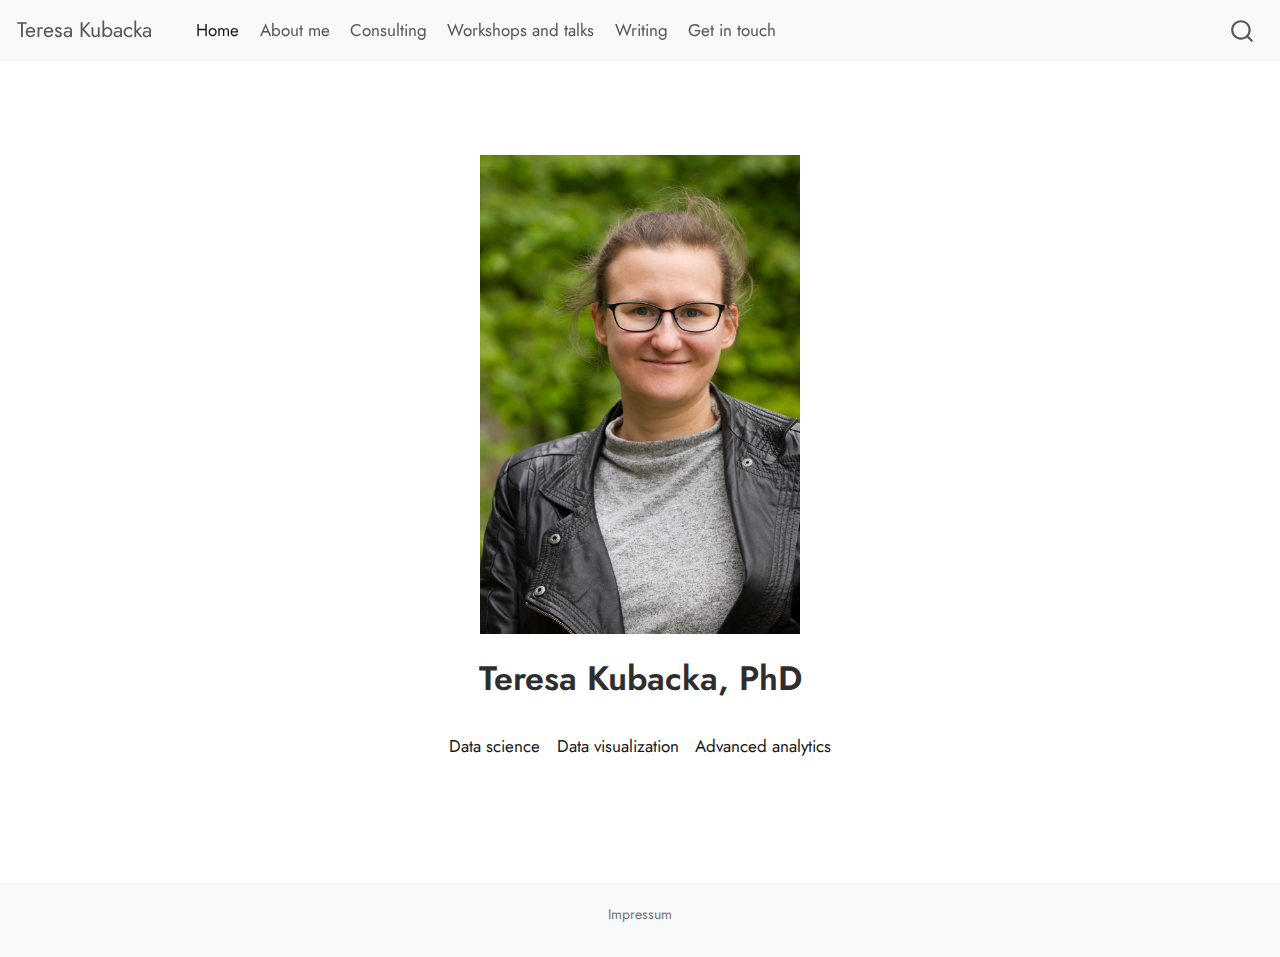
<file: index.html>
<!DOCTYPE html>
<html xmlns="http://www.w3.org/1999/xhtml" lang="en" xml:lang="en"><head>

<meta charset="utf-8">
<meta name="generator" content="quarto-1.3.361">

<meta name="viewport" content="width=device-width, initial-scale=1.0, user-scalable=yes">


<title>Teresa Kubacka - Teresa Kubacka, PhD</title>
<style>
code{white-space: pre-wrap;}
span.smallcaps{font-variant: small-caps;}
div.columns{display: flex; gap: min(4vw, 1.5em);}
div.column{flex: auto; overflow-x: auto;}
div.hanging-indent{margin-left: 1.5em; text-indent: -1.5em;}
ul.task-list{list-style: none;}
ul.task-list li input[type="checkbox"] {
  width: 0.8em;
  margin: 0 0.8em 0.2em -1em; /* quarto-specific, see https://github.com/quarto-dev/quarto-cli/issues/4556 */ 
  vertical-align: middle;
}
</style>


<script src="site_libs/quarto-nav/quarto-nav.js"></script>
<script src="site_libs/quarto-nav/headroom.min.js"></script>
<script src="site_libs/clipboard/clipboard.min.js"></script>
<script src="site_libs/quarto-search/autocomplete.umd.js"></script>
<script src="site_libs/quarto-search/fuse.min.js"></script>
<script src="site_libs/quarto-search/quarto-search.js"></script>
<meta name="quarto:offset" content="./">
<script src="site_libs/quarto-html/quarto.js"></script>
<script src="site_libs/quarto-html/popper.min.js"></script>
<script src="site_libs/quarto-html/tippy.umd.min.js"></script>
<link href="site_libs/quarto-html/tippy.css" rel="stylesheet">
<link href="site_libs/quarto-html/quarto-syntax-highlighting.css" rel="stylesheet" id="quarto-text-highlighting-styles">
<script src="site_libs/bootstrap/bootstrap.min.js"></script>
<link href="site_libs/bootstrap/bootstrap-icons.css" rel="stylesheet">
<link href="site_libs/bootstrap/bootstrap.min.css" rel="stylesheet" id="quarto-bootstrap" data-mode="light">
<script id="quarto-search-options" type="application/json">{
  "location": "navbar",
  "copy-button": false,
  "collapse-after": 3,
  "panel-placement": "end",
  "type": "overlay",
  "limit": 20,
  "language": {
    "search-no-results-text": "No results",
    "search-matching-documents-text": "matching documents",
    "search-copy-link-title": "Copy link to search",
    "search-hide-matches-text": "Hide additional matches",
    "search-more-match-text": "more match in this document",
    "search-more-matches-text": "more matches in this document",
    "search-clear-button-title": "Clear",
    "search-detached-cancel-button-title": "Cancel",
    "search-submit-button-title": "Submit",
    "search-label": "Search"
  }
}</script>


</head>

<body class="nav-fixed fullcontent">

<div id="quarto-search-results"></div>
  <header id="quarto-header" class="headroom fixed-top">
    <nav class="navbar navbar-expand-lg navbar-dark ">
      <div class="navbar-container container-fluid">
      <div class="navbar-brand-container">
    <a class="navbar-brand" href="./index.html">
    <span class="navbar-title">Teresa Kubacka</span>
    </a>
  </div>
            <div id="quarto-search" class="" title="Search"></div>
          <button class="navbar-toggler" type="button" data-bs-toggle="collapse" data-bs-target="#navbarCollapse" aria-controls="navbarCollapse" aria-expanded="false" aria-label="Toggle navigation" onclick="if (window.quartoToggleHeadroom) { window.quartoToggleHeadroom(); }">
  <span class="navbar-toggler-icon"></span>
</button>
          <div class="collapse navbar-collapse" id="navbarCollapse">
            <ul class="navbar-nav navbar-nav-scroll me-auto">
  <li class="nav-item">
    <a class="nav-link active" href="./index.html" rel="" target="" aria-current="page">
 <span class="menu-text">Home</span></a>
  </li>  
  <li class="nav-item">
    <a class="nav-link" href="./about.html" rel="" target="">
 <span class="menu-text">About me</span></a>
  </li>  
  <li class="nav-item">
    <a class="nav-link" href="./consulting.html" rel="" target="">
 <span class="menu-text">Consulting</span></a>
  </li>  
  <li class="nav-item">
    <a class="nav-link" href="./speaking.html" rel="" target="">
 <span class="menu-text">Workshops and talks</span></a>
  </li>  
  <li class="nav-item">
    <a class="nav-link" href="./writing.html" rel="" target="">
 <span class="menu-text">Writing</span></a>
  </li>  
  <li class="nav-item">
    <a class="nav-link" href="./contact.html" rel="" target="">
 <span class="menu-text">Get in touch</span></a>
  </li>  
</ul>
            <div class="quarto-navbar-tools ms-auto">
</div>
          </div> <!-- /navcollapse -->
      </div> <!-- /container-fluid -->
    </nav>
</header>
<!-- content -->
<div id="quarto-content" class="quarto-container page-columns page-rows-contents page-layout-article page-navbar">
<!-- sidebar -->
<!-- margin-sidebar -->
    
<!-- main -->
<div class="quarto-about-jolla">
  <img src="img/IMG_7567_final_s.jpg" class="about-image
  rectangle " style="width: 40%;">
 <header id="title-block-header" class="quarto-title-block default">
<div class="quarto-title">
<h1 class="title">Teresa Kubacka, PhD</h1>
</div>
<div class="quarto-title-meta">
  </div>
</header><main class="content" id="quarto-document-content">
<!---
::: {#hero-heading}
Data science &#x2022; Data visualization &#x2022; Advanced analytics
::: 
--->
<div class=".list-inline-wrapper">
<ul class="list-inline">
<li>
Data science
</li>
<!---
 <li > :: </li> 
--->
<li>
Data visualization
</li>
<!---
 <li > :: </li> 
--->
<li>
Advanced analytics
</li>
</ul>
</div>


</main>  
</div>
 <!-- /main -->
<script data-goatcounter="https://tk-homepg.goatcounter.com/count" async="" src="//gc.zgo.at/count.js"></script>

<noscript>
    <img src="https://tk-homepg.goatcounter.com/count?p=/test-noscript">
</noscript>
<script id="quarto-html-after-body" type="application/javascript">
window.document.addEventListener("DOMContentLoaded", function (event) {
  const toggleBodyColorMode = (bsSheetEl) => {
    const mode = bsSheetEl.getAttribute("data-mode");
    const bodyEl = window.document.querySelector("body");
    if (mode === "dark") {
      bodyEl.classList.add("quarto-dark");
      bodyEl.classList.remove("quarto-light");
    } else {
      bodyEl.classList.add("quarto-light");
      bodyEl.classList.remove("quarto-dark");
    }
  }
  const toggleBodyColorPrimary = () => {
    const bsSheetEl = window.document.querySelector("link#quarto-bootstrap");
    if (bsSheetEl) {
      toggleBodyColorMode(bsSheetEl);
    }
  }
  toggleBodyColorPrimary();  
  const isCodeAnnotation = (el) => {
    for (const clz of el.classList) {
      if (clz.startsWith('code-annotation-')) {                     
        return true;
      }
    }
    return false;
  }
  const clipboard = new window.ClipboardJS('.code-copy-button', {
    text: function(trigger) {
      const codeEl = trigger.previousElementSibling.cloneNode(true);
      for (const childEl of codeEl.children) {
        if (isCodeAnnotation(childEl)) {
          childEl.remove();
        }
      }
      return codeEl.innerText;
    }
  });
  clipboard.on('success', function(e) {
    // button target
    const button = e.trigger;
    // don't keep focus
    button.blur();
    // flash "checked"
    button.classList.add('code-copy-button-checked');
    var currentTitle = button.getAttribute("title");
    button.setAttribute("title", "Copied!");
    let tooltip;
    if (window.bootstrap) {
      button.setAttribute("data-bs-toggle", "tooltip");
      button.setAttribute("data-bs-placement", "left");
      button.setAttribute("data-bs-title", "Copied!");
      tooltip = new bootstrap.Tooltip(button, 
        { trigger: "manual", 
          customClass: "code-copy-button-tooltip",
          offset: [0, -8]});
      tooltip.show();    
    }
    setTimeout(function() {
      if (tooltip) {
        tooltip.hide();
        button.removeAttribute("data-bs-title");
        button.removeAttribute("data-bs-toggle");
        button.removeAttribute("data-bs-placement");
      }
      button.setAttribute("title", currentTitle);
      button.classList.remove('code-copy-button-checked');
    }, 1000);
    // clear code selection
    e.clearSelection();
  });
  function tippyHover(el, contentFn) {
    const config = {
      allowHTML: true,
      content: contentFn,
      maxWidth: 500,
      delay: 100,
      arrow: false,
      appendTo: function(el) {
          return el.parentElement;
      },
      interactive: true,
      interactiveBorder: 10,
      theme: 'quarto',
      placement: 'bottom-start'
    };
    window.tippy(el, config); 
  }
  const noterefs = window.document.querySelectorAll('a[role="doc-noteref"]');
  for (var i=0; i<noterefs.length; i++) {
    const ref = noterefs[i];
    tippyHover(ref, function() {
      // use id or data attribute instead here
      let href = ref.getAttribute('data-footnote-href') || ref.getAttribute('href');
      try { href = new URL(href).hash; } catch {}
      const id = href.replace(/^#\/?/, "");
      const note = window.document.getElementById(id);
      return note.innerHTML;
    });
  }
      let selectedAnnoteEl;
      const selectorForAnnotation = ( cell, annotation) => {
        let cellAttr = 'data-code-cell="' + cell + '"';
        let lineAttr = 'data-code-annotation="' +  annotation + '"';
        const selector = 'span[' + cellAttr + '][' + lineAttr + ']';
        return selector;
      }
      const selectCodeLines = (annoteEl) => {
        const doc = window.document;
        const targetCell = annoteEl.getAttribute("data-target-cell");
        const targetAnnotation = annoteEl.getAttribute("data-target-annotation");
        const annoteSpan = window.document.querySelector(selectorForAnnotation(targetCell, targetAnnotation));
        const lines = annoteSpan.getAttribute("data-code-lines").split(",");
        const lineIds = lines.map((line) => {
          return targetCell + "-" + line;
        })
        let top = null;
        let height = null;
        let parent = null;
        if (lineIds.length > 0) {
            //compute the position of the single el (top and bottom and make a div)
            const el = window.document.getElementById(lineIds[0]);
            top = el.offsetTop;
            height = el.offsetHeight;
            parent = el.parentElement.parentElement;
          if (lineIds.length > 1) {
            const lastEl = window.document.getElementById(lineIds[lineIds.length - 1]);
            const bottom = lastEl.offsetTop + lastEl.offsetHeight;
            height = bottom - top;
          }
          if (top !== null && height !== null && parent !== null) {
            // cook up a div (if necessary) and position it 
            let div = window.document.getElementById("code-annotation-line-highlight");
            if (div === null) {
              div = window.document.createElement("div");
              div.setAttribute("id", "code-annotation-line-highlight");
              div.style.position = 'absolute';
              parent.appendChild(div);
            }
            div.style.top = top - 2 + "px";
            div.style.height = height + 4 + "px";
            let gutterDiv = window.document.getElementById("code-annotation-line-highlight-gutter");
            if (gutterDiv === null) {
              gutterDiv = window.document.createElement("div");
              gutterDiv.setAttribute("id", "code-annotation-line-highlight-gutter");
              gutterDiv.style.position = 'absolute';
              const codeCell = window.document.getElementById(targetCell);
              const gutter = codeCell.querySelector('.code-annotation-gutter');
              gutter.appendChild(gutterDiv);
            }
            gutterDiv.style.top = top - 2 + "px";
            gutterDiv.style.height = height + 4 + "px";
          }
          selectedAnnoteEl = annoteEl;
        }
      };
      const unselectCodeLines = () => {
        const elementsIds = ["code-annotation-line-highlight", "code-annotation-line-highlight-gutter"];
        elementsIds.forEach((elId) => {
          const div = window.document.getElementById(elId);
          if (div) {
            div.remove();
          }
        });
        selectedAnnoteEl = undefined;
      };
      // Attach click handler to the DT
      const annoteDls = window.document.querySelectorAll('dt[data-target-cell]');
      for (const annoteDlNode of annoteDls) {
        annoteDlNode.addEventListener('click', (event) => {
          const clickedEl = event.target;
          if (clickedEl !== selectedAnnoteEl) {
            unselectCodeLines();
            const activeEl = window.document.querySelector('dt[data-target-cell].code-annotation-active');
            if (activeEl) {
              activeEl.classList.remove('code-annotation-active');
            }
            selectCodeLines(clickedEl);
            clickedEl.classList.add('code-annotation-active');
          } else {
            // Unselect the line
            unselectCodeLines();
            clickedEl.classList.remove('code-annotation-active');
          }
        });
      }
  const findCites = (el) => {
    const parentEl = el.parentElement;
    if (parentEl) {
      const cites = parentEl.dataset.cites;
      if (cites) {
        return {
          el,
          cites: cites.split(' ')
        };
      } else {
        return findCites(el.parentElement)
      }
    } else {
      return undefined;
    }
  };
  var bibliorefs = window.document.querySelectorAll('a[role="doc-biblioref"]');
  for (var i=0; i<bibliorefs.length; i++) {
    const ref = bibliorefs[i];
    const citeInfo = findCites(ref);
    if (citeInfo) {
      tippyHover(citeInfo.el, function() {
        var popup = window.document.createElement('div');
        citeInfo.cites.forEach(function(cite) {
          var citeDiv = window.document.createElement('div');
          citeDiv.classList.add('hanging-indent');
          citeDiv.classList.add('csl-entry');
          var biblioDiv = window.document.getElementById('ref-' + cite);
          if (biblioDiv) {
            citeDiv.innerHTML = biblioDiv.innerHTML;
          }
          popup.appendChild(citeDiv);
        });
        return popup.innerHTML;
      });
    }
  }
    var localhostRegex = new RegExp(/^(?:http|https):\/\/localhost\:?[0-9]*\//);
      var filterRegex = new RegExp("https:\/\/paniterka\.github\.io\/tk_homepage_new\/");
    var isInternal = (href) => {
        return filterRegex.test(href) || localhostRegex.test(href);
    }
    // Inspect non-navigation links and adorn them if external
 	var links = window.document.querySelectorAll('a[href]:not(.nav-link):not(.navbar-brand):not(.toc-action):not(.sidebar-link):not(.sidebar-item-toggle):not(.pagination-link):not(.no-external):not([aria-hidden]):not(.dropdown-item)');
    for (var i=0; i<links.length; i++) {
      const link = links[i];
      if (!isInternal(link.href)) {
          // target, if specified
          link.setAttribute("target", "_blank");
      }
    }
});
</script>
</div> <!-- /content -->
<footer class="footer">
  <div class="nav-footer">
    <div class="nav-footer-left">
      &nbsp;
    </div>   
    <div class="nav-footer-center">
      <ul class="footer-items list-unstyled">
    <li class="nav-item">
    <a class="nav-link" href="./impressum.html">Impressum</a>
  </li>  
</ul>
    </div>
    <div class="nav-footer-right">
      &nbsp;
    </div>
  </div>
</footer>



</body></html>
</file>
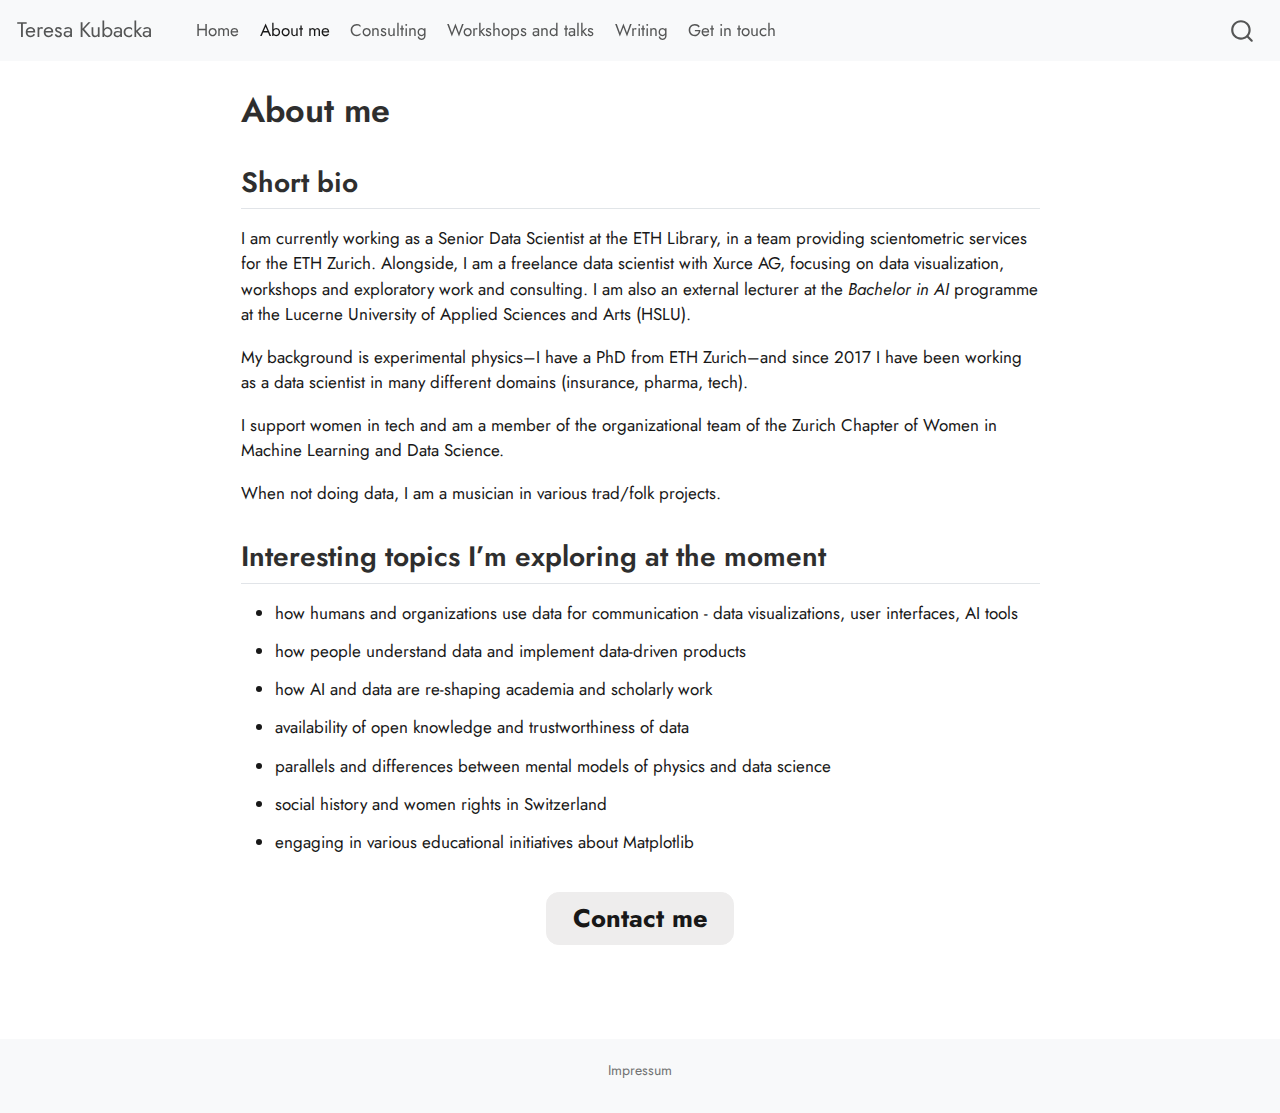
<file: about.html>
<!DOCTYPE html>
<html xmlns="http://www.w3.org/1999/xhtml" lang="en" xml:lang="en"><head>

<meta charset="utf-8">
<meta name="generator" content="quarto-1.3.361">

<meta name="viewport" content="width=device-width, initial-scale=1.0, user-scalable=yes">


<title>Teresa Kubacka - About me</title>
<style>
code{white-space: pre-wrap;}
span.smallcaps{font-variant: small-caps;}
div.columns{display: flex; gap: min(4vw, 1.5em);}
div.column{flex: auto; overflow-x: auto;}
div.hanging-indent{margin-left: 1.5em; text-indent: -1.5em;}
ul.task-list{list-style: none;}
ul.task-list li input[type="checkbox"] {
  width: 0.8em;
  margin: 0 0.8em 0.2em -1em; /* quarto-specific, see https://github.com/quarto-dev/quarto-cli/issues/4556 */ 
  vertical-align: middle;
}
</style>


<script src="site_libs/quarto-nav/quarto-nav.js"></script>
<script src="site_libs/quarto-nav/headroom.min.js"></script>
<script src="site_libs/clipboard/clipboard.min.js"></script>
<script src="site_libs/quarto-search/autocomplete.umd.js"></script>
<script src="site_libs/quarto-search/fuse.min.js"></script>
<script src="site_libs/quarto-search/quarto-search.js"></script>
<meta name="quarto:offset" content="./">
<script src="site_libs/quarto-html/quarto.js"></script>
<script src="site_libs/quarto-html/popper.min.js"></script>
<script src="site_libs/quarto-html/tippy.umd.min.js"></script>
<link href="site_libs/quarto-html/tippy.css" rel="stylesheet">
<link href="site_libs/quarto-html/quarto-syntax-highlighting.css" rel="stylesheet" id="quarto-text-highlighting-styles">
<script src="site_libs/bootstrap/bootstrap.min.js"></script>
<link href="site_libs/bootstrap/bootstrap-icons.css" rel="stylesheet">
<link href="site_libs/bootstrap/bootstrap.min.css" rel="stylesheet" id="quarto-bootstrap" data-mode="light">
<script id="quarto-search-options" type="application/json">{
  "location": "navbar",
  "copy-button": false,
  "collapse-after": 3,
  "panel-placement": "end",
  "type": "overlay",
  "limit": 20,
  "language": {
    "search-no-results-text": "No results",
    "search-matching-documents-text": "matching documents",
    "search-copy-link-title": "Copy link to search",
    "search-hide-matches-text": "Hide additional matches",
    "search-more-match-text": "more match in this document",
    "search-more-matches-text": "more matches in this document",
    "search-clear-button-title": "Clear",
    "search-detached-cancel-button-title": "Cancel",
    "search-submit-button-title": "Submit",
    "search-label": "Search"
  }
}</script>


</head>

<body class="nav-fixed fullcontent">

<div id="quarto-search-results"></div>
  <header id="quarto-header" class="headroom fixed-top">
    <nav class="navbar navbar-expand-lg navbar-dark ">
      <div class="navbar-container container-fluid">
      <div class="navbar-brand-container">
    <a class="navbar-brand" href="./index.html">
    <span class="navbar-title">Teresa Kubacka</span>
    </a>
  </div>
            <div id="quarto-search" class="" title="Search"></div>
          <button class="navbar-toggler" type="button" data-bs-toggle="collapse" data-bs-target="#navbarCollapse" aria-controls="navbarCollapse" aria-expanded="false" aria-label="Toggle navigation" onclick="if (window.quartoToggleHeadroom) { window.quartoToggleHeadroom(); }">
  <span class="navbar-toggler-icon"></span>
</button>
          <div class="collapse navbar-collapse" id="navbarCollapse">
            <ul class="navbar-nav navbar-nav-scroll me-auto">
  <li class="nav-item">
    <a class="nav-link" href="./index.html" rel="" target="">
 <span class="menu-text">Home</span></a>
  </li>  
  <li class="nav-item">
    <a class="nav-link active" href="./about.html" rel="" target="" aria-current="page">
 <span class="menu-text">About me</span></a>
  </li>  
  <li class="nav-item">
    <a class="nav-link" href="./consulting.html" rel="" target="">
 <span class="menu-text">Consulting</span></a>
  </li>  
  <li class="nav-item">
    <a class="nav-link" href="./speaking.html" rel="" target="">
 <span class="menu-text">Workshops and talks</span></a>
  </li>  
  <li class="nav-item">
    <a class="nav-link" href="./writing.html" rel="" target="">
 <span class="menu-text">Writing</span></a>
  </li>  
  <li class="nav-item">
    <a class="nav-link" href="./contact.html" rel="" target="">
 <span class="menu-text">Get in touch</span></a>
  </li>  
</ul>
            <div class="quarto-navbar-tools ms-auto">
</div>
          </div> <!-- /navcollapse -->
      </div> <!-- /container-fluid -->
    </nav>
</header>
<!-- content -->
<div id="quarto-content" class="quarto-container page-columns page-rows-contents page-layout-article page-navbar">
<!-- sidebar -->
<!-- margin-sidebar -->
    
<!-- main -->
<main class="content" id="quarto-document-content">

<header id="title-block-header" class="quarto-title-block default">
<div class="quarto-title">
<h1 class="title">About me</h1>
</div>



<div class="quarto-title-meta">

    
  
    
  </div>
  

</header>

<section id="short-bio" class="level2">
<h2 data-anchor-id="short-bio">Short bio</h2>
<p>I am currently working as a Senior Data Scientist at the ETH Library, in a team providing scientometric services for the ETH Zurich. Alongside, I am a freelance data scientist with Xurce AG, focusing on data visualization, workshops and exploratory work and consulting. I am also an external lecturer at the <em>Bachelor in AI</em> programme at the Lucerne University of Applied Sciences and Arts (HSLU).</p>
<p>My background is experimental physics–I have a PhD from ETH Zurich–and since 2017 I have been working as a data scientist in many different domains (insurance, pharma, tech).</p>
<p>I support women in tech and am a member of the organizational team of the Zurich Chapter of Women in Machine Learning and Data Science.</p>
<p>When not doing data, I am a musician in various trad/folk projects.</p>
</section>
<section id="interesting-topics-im-exploring-at-the-moment" class="level2">
<h2 data-anchor-id="interesting-topics-im-exploring-at-the-moment">Interesting topics I’m exploring at the moment</h2>
<ul>
<li>how humans and organizations use data for communication - data visualizations, user interfaces, AI tools</li>
<li>how people understand data and implement data-driven products<br>
</li>
<li>how AI and data are re-shaping academia and scholarly work</li>
<li>availability of open knowledge and trustworthiness of data</li>
<li>parallels and differences between mental models of physics and data science</li>
<li>social history and women rights in Switzerland</li>
<li>engaging in various educational initiatives about Matplotlib</li>
</ul>
<div class="contact-button">
<ul class="list-inline">
<li>
<a href="./contact.html">Contact me</a>
</li>
</ul>
</div>
<!-- 
## Long bio 

I have been freelancing since 2019 and currently work as a freelancer with Litix. I have worked for startups and small enterprises as a consultant, and for big corporations as a contractor. My main expertise is a front-mile of data science: discovering user needs and translating them into analytical solutions, mapping the needs onto requirements for technical tools, enabling data-driven culture by creating dashboards and other analytical services. I enjoy sharing my knowledge with others and am a big proponent of collaborative innovation, incorporating elements of design sprint methodology and other interactive methods into my workflow. I have also experience in writing grant proposals. Aditionally, I am involved in teaching and supervising activities in AI-related programs at HSLU and HWZ.

Before I became an independent data scientist, I spent 2 years as a data scientist at La Mobiliere, a leading Swiss insurance company. There I worked on projects involving computer vision, NLP and data mining for improvement of internal processes. I co-authored the technical outline and timeline for the deep learning PoC, done within an international collaboration, and managed the work during the PoC as a technical lead. I communicated the results to the C-level stakeholders, which led to further joint projects.

I have a PhD in Physics from ETH Zurich. I consider having been trained as an experimental physicist as a fundament for the way I think and work as a data scientist. The most important skills I learnt are: following analytic rigor, being intellectually independent and communicating across the differences. As a physicist, I designed and performed experiments, and built theoretical models to explain experimental data. I applied statistics to real-world, biased and noisy data and developed new methods for data processing. Additionally, I participated in and managed work in international collaborations.

My basic data science toolbox includes Python (Pandas, Scikit-Learn, Seaborn, Jupyter) and Keras/Tensorflow for deep learning. For data visualization, I reach to open source solutions such as matplotlib, vega or D3.js. Among cloud providers, I am the most famililar with Google Cloud ecosystem. As many transitioners from academia, in the past I used to work with MATLAB. I also create webpages using HTML/CSS and JAM stack.

I am an avid story-teller and an enthusiast of data visualization. In the past I used to write and edit articles about astronomy, popular science and literature. Nowadays I occassionally publish on Medium and work on data stories and visual essays. I am also a member of Impact Hub Zurich and member of the Zurich organizing team of Women in Machine Learning in Data Science (WiMLDS).

Last but not least, I play music. You can hear me doing jazzy Irish folk with Ean or playing weird old instruments in trad/balfolk projects. -->


</section>

</main> <!-- /main -->
<script data-goatcounter="https://tk-homepg.goatcounter.com/count" async="" src="//gc.zgo.at/count.js"></script>

<noscript>
    <img src="https://tk-homepg.goatcounter.com/count?p=/test-noscript">
</noscript>
<script id="quarto-html-after-body" type="application/javascript">
window.document.addEventListener("DOMContentLoaded", function (event) {
  const toggleBodyColorMode = (bsSheetEl) => {
    const mode = bsSheetEl.getAttribute("data-mode");
    const bodyEl = window.document.querySelector("body");
    if (mode === "dark") {
      bodyEl.classList.add("quarto-dark");
      bodyEl.classList.remove("quarto-light");
    } else {
      bodyEl.classList.add("quarto-light");
      bodyEl.classList.remove("quarto-dark");
    }
  }
  const toggleBodyColorPrimary = () => {
    const bsSheetEl = window.document.querySelector("link#quarto-bootstrap");
    if (bsSheetEl) {
      toggleBodyColorMode(bsSheetEl);
    }
  }
  toggleBodyColorPrimary();  
  const isCodeAnnotation = (el) => {
    for (const clz of el.classList) {
      if (clz.startsWith('code-annotation-')) {                     
        return true;
      }
    }
    return false;
  }
  const clipboard = new window.ClipboardJS('.code-copy-button', {
    text: function(trigger) {
      const codeEl = trigger.previousElementSibling.cloneNode(true);
      for (const childEl of codeEl.children) {
        if (isCodeAnnotation(childEl)) {
          childEl.remove();
        }
      }
      return codeEl.innerText;
    }
  });
  clipboard.on('success', function(e) {
    // button target
    const button = e.trigger;
    // don't keep focus
    button.blur();
    // flash "checked"
    button.classList.add('code-copy-button-checked');
    var currentTitle = button.getAttribute("title");
    button.setAttribute("title", "Copied!");
    let tooltip;
    if (window.bootstrap) {
      button.setAttribute("data-bs-toggle", "tooltip");
      button.setAttribute("data-bs-placement", "left");
      button.setAttribute("data-bs-title", "Copied!");
      tooltip = new bootstrap.Tooltip(button, 
        { trigger: "manual", 
          customClass: "code-copy-button-tooltip",
          offset: [0, -8]});
      tooltip.show();    
    }
    setTimeout(function() {
      if (tooltip) {
        tooltip.hide();
        button.removeAttribute("data-bs-title");
        button.removeAttribute("data-bs-toggle");
        button.removeAttribute("data-bs-placement");
      }
      button.setAttribute("title", currentTitle);
      button.classList.remove('code-copy-button-checked');
    }, 1000);
    // clear code selection
    e.clearSelection();
  });
  function tippyHover(el, contentFn) {
    const config = {
      allowHTML: true,
      content: contentFn,
      maxWidth: 500,
      delay: 100,
      arrow: false,
      appendTo: function(el) {
          return el.parentElement;
      },
      interactive: true,
      interactiveBorder: 10,
      theme: 'quarto',
      placement: 'bottom-start'
    };
    window.tippy(el, config); 
  }
  const noterefs = window.document.querySelectorAll('a[role="doc-noteref"]');
  for (var i=0; i<noterefs.length; i++) {
    const ref = noterefs[i];
    tippyHover(ref, function() {
      // use id or data attribute instead here
      let href = ref.getAttribute('data-footnote-href') || ref.getAttribute('href');
      try { href = new URL(href).hash; } catch {}
      const id = href.replace(/^#\/?/, "");
      const note = window.document.getElementById(id);
      return note.innerHTML;
    });
  }
      let selectedAnnoteEl;
      const selectorForAnnotation = ( cell, annotation) => {
        let cellAttr = 'data-code-cell="' + cell + '"';
        let lineAttr = 'data-code-annotation="' +  annotation + '"';
        const selector = 'span[' + cellAttr + '][' + lineAttr + ']';
        return selector;
      }
      const selectCodeLines = (annoteEl) => {
        const doc = window.document;
        const targetCell = annoteEl.getAttribute("data-target-cell");
        const targetAnnotation = annoteEl.getAttribute("data-target-annotation");
        const annoteSpan = window.document.querySelector(selectorForAnnotation(targetCell, targetAnnotation));
        const lines = annoteSpan.getAttribute("data-code-lines").split(",");
        const lineIds = lines.map((line) => {
          return targetCell + "-" + line;
        })
        let top = null;
        let height = null;
        let parent = null;
        if (lineIds.length > 0) {
            //compute the position of the single el (top and bottom and make a div)
            const el = window.document.getElementById(lineIds[0]);
            top = el.offsetTop;
            height = el.offsetHeight;
            parent = el.parentElement.parentElement;
          if (lineIds.length > 1) {
            const lastEl = window.document.getElementById(lineIds[lineIds.length - 1]);
            const bottom = lastEl.offsetTop + lastEl.offsetHeight;
            height = bottom - top;
          }
          if (top !== null && height !== null && parent !== null) {
            // cook up a div (if necessary) and position it 
            let div = window.document.getElementById("code-annotation-line-highlight");
            if (div === null) {
              div = window.document.createElement("div");
              div.setAttribute("id", "code-annotation-line-highlight");
              div.style.position = 'absolute';
              parent.appendChild(div);
            }
            div.style.top = top - 2 + "px";
            div.style.height = height + 4 + "px";
            let gutterDiv = window.document.getElementById("code-annotation-line-highlight-gutter");
            if (gutterDiv === null) {
              gutterDiv = window.document.createElement("div");
              gutterDiv.setAttribute("id", "code-annotation-line-highlight-gutter");
              gutterDiv.style.position = 'absolute';
              const codeCell = window.document.getElementById(targetCell);
              const gutter = codeCell.querySelector('.code-annotation-gutter');
              gutter.appendChild(gutterDiv);
            }
            gutterDiv.style.top = top - 2 + "px";
            gutterDiv.style.height = height + 4 + "px";
          }
          selectedAnnoteEl = annoteEl;
        }
      };
      const unselectCodeLines = () => {
        const elementsIds = ["code-annotation-line-highlight", "code-annotation-line-highlight-gutter"];
        elementsIds.forEach((elId) => {
          const div = window.document.getElementById(elId);
          if (div) {
            div.remove();
          }
        });
        selectedAnnoteEl = undefined;
      };
      // Attach click handler to the DT
      const annoteDls = window.document.querySelectorAll('dt[data-target-cell]');
      for (const annoteDlNode of annoteDls) {
        annoteDlNode.addEventListener('click', (event) => {
          const clickedEl = event.target;
          if (clickedEl !== selectedAnnoteEl) {
            unselectCodeLines();
            const activeEl = window.document.querySelector('dt[data-target-cell].code-annotation-active');
            if (activeEl) {
              activeEl.classList.remove('code-annotation-active');
            }
            selectCodeLines(clickedEl);
            clickedEl.classList.add('code-annotation-active');
          } else {
            // Unselect the line
            unselectCodeLines();
            clickedEl.classList.remove('code-annotation-active');
          }
        });
      }
  const findCites = (el) => {
    const parentEl = el.parentElement;
    if (parentEl) {
      const cites = parentEl.dataset.cites;
      if (cites) {
        return {
          el,
          cites: cites.split(' ')
        };
      } else {
        return findCites(el.parentElement)
      }
    } else {
      return undefined;
    }
  };
  var bibliorefs = window.document.querySelectorAll('a[role="doc-biblioref"]');
  for (var i=0; i<bibliorefs.length; i++) {
    const ref = bibliorefs[i];
    const citeInfo = findCites(ref);
    if (citeInfo) {
      tippyHover(citeInfo.el, function() {
        var popup = window.document.createElement('div');
        citeInfo.cites.forEach(function(cite) {
          var citeDiv = window.document.createElement('div');
          citeDiv.classList.add('hanging-indent');
          citeDiv.classList.add('csl-entry');
          var biblioDiv = window.document.getElementById('ref-' + cite);
          if (biblioDiv) {
            citeDiv.innerHTML = biblioDiv.innerHTML;
          }
          popup.appendChild(citeDiv);
        });
        return popup.innerHTML;
      });
    }
  }
    var localhostRegex = new RegExp(/^(?:http|https):\/\/localhost\:?[0-9]*\//);
      var filterRegex = new RegExp("https:\/\/paniterka\.github\.io\/tk_homepage_new\/");
    var isInternal = (href) => {
        return filterRegex.test(href) || localhostRegex.test(href);
    }
    // Inspect non-navigation links and adorn them if external
 	var links = window.document.querySelectorAll('a[href]:not(.nav-link):not(.navbar-brand):not(.toc-action):not(.sidebar-link):not(.sidebar-item-toggle):not(.pagination-link):not(.no-external):not([aria-hidden]):not(.dropdown-item)');
    for (var i=0; i<links.length; i++) {
      const link = links[i];
      if (!isInternal(link.href)) {
          // target, if specified
          link.setAttribute("target", "_blank");
      }
    }
});
</script>
</div> <!-- /content -->
<footer class="footer">
  <div class="nav-footer">
    <div class="nav-footer-left">
      &nbsp;
    </div>   
    <div class="nav-footer-center">
      <ul class="footer-items list-unstyled">
    <li class="nav-item">
    <a class="nav-link" href="./impressum.html">Impressum</a>
  </li>  
</ul>
    </div>
    <div class="nav-footer-right">
      &nbsp;
    </div>
  </div>
</footer>



</body></html>
</file>
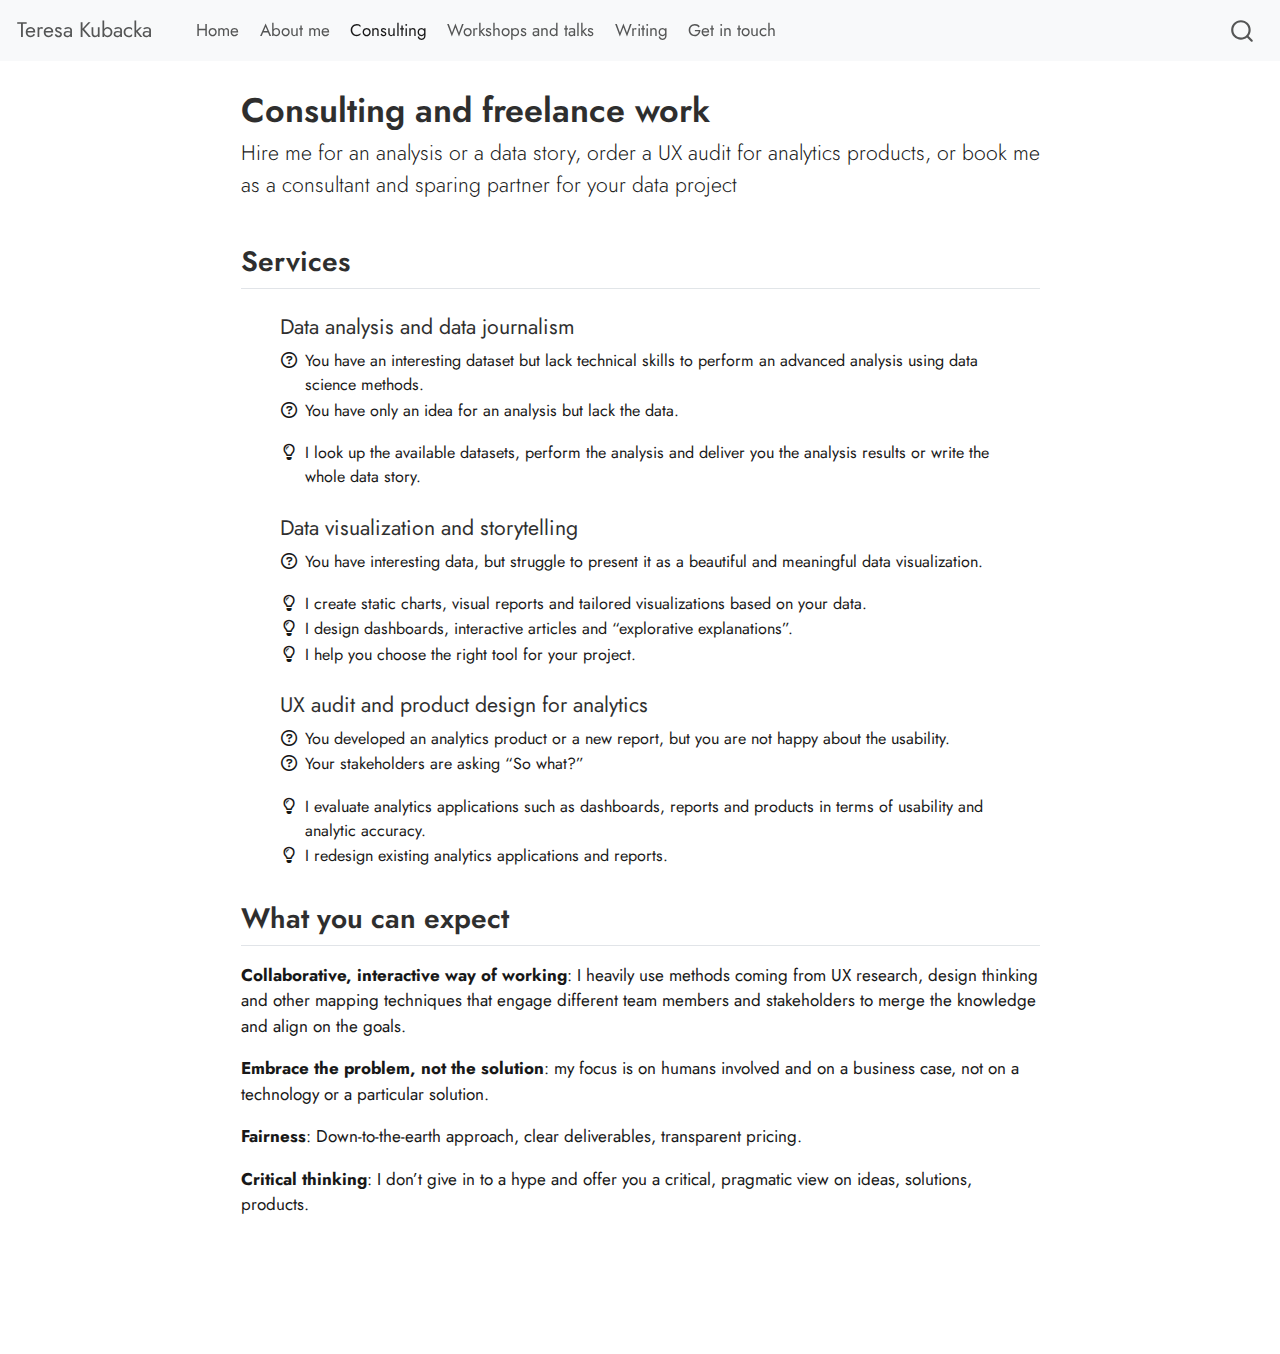
<file: consulting.html>
<!DOCTYPE html>
<html xmlns="http://www.w3.org/1999/xhtml" lang="en" xml:lang="en"><head>

<meta charset="utf-8">
<meta name="generator" content="quarto-1.3.361">

<meta name="viewport" content="width=device-width, initial-scale=1.0, user-scalable=yes">


<title>Teresa Kubacka - Consulting and freelance work</title>
<style>
code{white-space: pre-wrap;}
span.smallcaps{font-variant: small-caps;}
div.columns{display: flex; gap: min(4vw, 1.5em);}
div.column{flex: auto; overflow-x: auto;}
div.hanging-indent{margin-left: 1.5em; text-indent: -1.5em;}
ul.task-list{list-style: none;}
ul.task-list li input[type="checkbox"] {
  width: 0.8em;
  margin: 0 0.8em 0.2em -1em; /* quarto-specific, see https://github.com/quarto-dev/quarto-cli/issues/4556 */ 
  vertical-align: middle;
}
</style>


<script src="site_libs/quarto-nav/quarto-nav.js"></script>
<script src="site_libs/quarto-nav/headroom.min.js"></script>
<script src="site_libs/clipboard/clipboard.min.js"></script>
<script src="site_libs/quarto-search/autocomplete.umd.js"></script>
<script src="site_libs/quarto-search/fuse.min.js"></script>
<script src="site_libs/quarto-search/quarto-search.js"></script>
<meta name="quarto:offset" content="./">
<script src="site_libs/quarto-html/quarto.js"></script>
<script src="site_libs/quarto-html/popper.min.js"></script>
<script src="site_libs/quarto-html/tippy.umd.min.js"></script>
<link href="site_libs/quarto-html/tippy.css" rel="stylesheet">
<link href="site_libs/quarto-html/quarto-syntax-highlighting.css" rel="stylesheet" id="quarto-text-highlighting-styles">
<script src="site_libs/bootstrap/bootstrap.min.js"></script>
<link href="site_libs/bootstrap/bootstrap-icons.css" rel="stylesheet">
<link href="site_libs/bootstrap/bootstrap.min.css" rel="stylesheet" id="quarto-bootstrap" data-mode="light">
<link href="site_libs/quarto-contrib/fontawesome6-0.1.0/all.css" rel="stylesheet">
<link href="site_libs/quarto-contrib/fontawesome6-0.1.0/latex-fontsize.css" rel="stylesheet">
<script id="quarto-search-options" type="application/json">{
  "location": "navbar",
  "copy-button": false,
  "collapse-after": 3,
  "panel-placement": "end",
  "type": "overlay",
  "limit": 20,
  "language": {
    "search-no-results-text": "No results",
    "search-matching-documents-text": "matching documents",
    "search-copy-link-title": "Copy link to search",
    "search-hide-matches-text": "Hide additional matches",
    "search-more-match-text": "more match in this document",
    "search-more-matches-text": "more matches in this document",
    "search-clear-button-title": "Clear",
    "search-detached-cancel-button-title": "Cancel",
    "search-submit-button-title": "Submit",
    "search-label": "Search"
  }
}</script>


</head>

<body class="nav-fixed fullcontent">

<div id="quarto-search-results"></div>
  <header id="quarto-header" class="headroom fixed-top">
    <nav class="navbar navbar-expand-lg navbar-dark ">
      <div class="navbar-container container-fluid">
      <div class="navbar-brand-container">
    <a class="navbar-brand" href="./index.html">
    <span class="navbar-title">Teresa Kubacka</span>
    </a>
  </div>
            <div id="quarto-search" class="" title="Search"></div>
          <button class="navbar-toggler" type="button" data-bs-toggle="collapse" data-bs-target="#navbarCollapse" aria-controls="navbarCollapse" aria-expanded="false" aria-label="Toggle navigation" onclick="if (window.quartoToggleHeadroom) { window.quartoToggleHeadroom(); }">
  <span class="navbar-toggler-icon"></span>
</button>
          <div class="collapse navbar-collapse" id="navbarCollapse">
            <ul class="navbar-nav navbar-nav-scroll me-auto">
  <li class="nav-item">
    <a class="nav-link" href="./index.html" rel="" target="">
 <span class="menu-text">Home</span></a>
  </li>  
  <li class="nav-item">
    <a class="nav-link" href="./about.html" rel="" target="">
 <span class="menu-text">About me</span></a>
  </li>  
  <li class="nav-item">
    <a class="nav-link active" href="./consulting.html" rel="" target="" aria-current="page">
 <span class="menu-text">Consulting</span></a>
  </li>  
  <li class="nav-item">
    <a class="nav-link" href="./speaking.html" rel="" target="">
 <span class="menu-text">Workshops and talks</span></a>
  </li>  
  <li class="nav-item">
    <a class="nav-link" href="./writing.html" rel="" target="">
 <span class="menu-text">Writing</span></a>
  </li>  
  <li class="nav-item">
    <a class="nav-link" href="./contact.html" rel="" target="">
 <span class="menu-text">Get in touch</span></a>
  </li>  
</ul>
            <div class="quarto-navbar-tools ms-auto">
</div>
          </div> <!-- /navcollapse -->
      </div> <!-- /container-fluid -->
    </nav>
</header>
<!-- content -->
<div id="quarto-content" class="quarto-container page-columns page-rows-contents page-layout-article page-navbar">
<!-- sidebar -->
<!-- margin-sidebar -->
    
<!-- main -->
<main class="content" id="quarto-document-content">

<header id="title-block-header" class="quarto-title-block default">
<div class="quarto-title">
<h1 class="title">Consulting and freelance work</h1>
<p class="subtitle lead">Hire me for an analysis or a data story, order a UX audit for analytics products, or book me as a consultant and sparing partner for your data project</p>
</div>



<div class="quarto-title-meta">

    
  
    
  </div>
  

</header>

<section id="services" class="level2">
<h2 data-anchor-id="services">Services</h2>
<div class="service-list">
<section id="data-analysis-and-data-journalism" class="level4">
<h4 data-anchor-id="data-analysis-and-data-journalism">Data analysis and data journalism</h4>
<div class="question">
<ul>
<li>You have an interesting dataset but lack technical skills to perform an advanced analysis using data science methods.<br>
</li>
<li>You have only an idea for an analysis but lack the data.<br>
</li>
</ul>
</div>
<div class="answer">
<ul>
<li>I look up the available datasets, perform the analysis and deliver you the analysis results or write the whole data story.<br>
</li>
</ul>
</div>
</section>
<section id="data-visualization-and-storytelling" class="level4">
<h4 data-anchor-id="data-visualization-and-storytelling">Data visualization and storytelling</h4>
<div class="question">
<ul>
<li>You have interesting data, but struggle to present it as a beautiful and meaningful data visualization.</li>
</ul>
</div>
<div class="answer">
<ul>
<li>I create static charts, visual reports and tailored visualizations based on your data.</li>
<li>I design dashboards, interactive articles and “explorative explanations”.</li>
<li>I help you choose the right tool for your project.</li>
</ul>
</div>
</section>
<section id="ux-audit-and-product-design-for-analytics" class="level4">
<h4 data-anchor-id="ux-audit-and-product-design-for-analytics">UX audit and product design for analytics</h4>
<div class="question">
<ul>
<li>You developed an analytics product or a new report, but you are not happy about the usability.<br>
</li>
<li>Your stakeholders are asking “So what?”<br>
</li>
</ul>
</div>
<div class="answer">
<ul>
<li>I evaluate analytics applications such as dashboards, reports and products in terms of usability and analytic accuracy.</li>
<li>I redesign existing analytics applications and reports.</li>
</ul>
</div>
</section>
</div>
</section>
<section id="what-you-can-expect" class="level2">
<h2 data-anchor-id="what-you-can-expect">What you can expect</h2>
<p><strong>Collaborative, interactive way of working</strong>: I heavily use methods coming from UX research, design thinking and other mapping techniques that engage different team members and stakeholders to merge the knowledge and align on the goals.</p>
<p><strong>Embrace the problem, not the solution</strong>: my focus is on humans involved and on a business case, not on a technology or a particular solution.</p>
<p><strong>Fairness</strong>: Down-to-the-earth approach, clear deliverables, transparent pricing.</p>
<p><strong>Critical thinking</strong>: I don’t give in to a hype and offer you a critical, pragmatic view on ideas, solutions, products.</p>
<p><i class="fa-solid fa-none" aria-label="none"></i></p>


</section>

</main> <!-- /main -->
<script id="quarto-html-after-body" type="application/javascript">
window.document.addEventListener("DOMContentLoaded", function (event) {
  const toggleBodyColorMode = (bsSheetEl) => {
    const mode = bsSheetEl.getAttribute("data-mode");
    const bodyEl = window.document.querySelector("body");
    if (mode === "dark") {
      bodyEl.classList.add("quarto-dark");
      bodyEl.classList.remove("quarto-light");
    } else {
      bodyEl.classList.add("quarto-light");
      bodyEl.classList.remove("quarto-dark");
    }
  }
  const toggleBodyColorPrimary = () => {
    const bsSheetEl = window.document.querySelector("link#quarto-bootstrap");
    if (bsSheetEl) {
      toggleBodyColorMode(bsSheetEl);
    }
  }
  toggleBodyColorPrimary();  
  const isCodeAnnotation = (el) => {
    for (const clz of el.classList) {
      if (clz.startsWith('code-annotation-')) {                     
        return true;
      }
    }
    return false;
  }
  const clipboard = new window.ClipboardJS('.code-copy-button', {
    text: function(trigger) {
      const codeEl = trigger.previousElementSibling.cloneNode(true);
      for (const childEl of codeEl.children) {
        if (isCodeAnnotation(childEl)) {
          childEl.remove();
        }
      }
      return codeEl.innerText;
    }
  });
  clipboard.on('success', function(e) {
    // button target
    const button = e.trigger;
    // don't keep focus
    button.blur();
    // flash "checked"
    button.classList.add('code-copy-button-checked');
    var currentTitle = button.getAttribute("title");
    button.setAttribute("title", "Copied!");
    let tooltip;
    if (window.bootstrap) {
      button.setAttribute("data-bs-toggle", "tooltip");
      button.setAttribute("data-bs-placement", "left");
      button.setAttribute("data-bs-title", "Copied!");
      tooltip = new bootstrap.Tooltip(button, 
        { trigger: "manual", 
          customClass: "code-copy-button-tooltip",
          offset: [0, -8]});
      tooltip.show();    
    }
    setTimeout(function() {
      if (tooltip) {
        tooltip.hide();
        button.removeAttribute("data-bs-title");
        button.removeAttribute("data-bs-toggle");
        button.removeAttribute("data-bs-placement");
      }
      button.setAttribute("title", currentTitle);
      button.classList.remove('code-copy-button-checked');
    }, 1000);
    // clear code selection
    e.clearSelection();
  });
  function tippyHover(el, contentFn) {
    const config = {
      allowHTML: true,
      content: contentFn,
      maxWidth: 500,
      delay: 100,
      arrow: false,
      appendTo: function(el) {
          return el.parentElement;
      },
      interactive: true,
      interactiveBorder: 10,
      theme: 'quarto',
      placement: 'bottom-start'
    };
    window.tippy(el, config); 
  }
  const noterefs = window.document.querySelectorAll('a[role="doc-noteref"]');
  for (var i=0; i<noterefs.length; i++) {
    const ref = noterefs[i];
    tippyHover(ref, function() {
      // use id or data attribute instead here
      let href = ref.getAttribute('data-footnote-href') || ref.getAttribute('href');
      try { href = new URL(href).hash; } catch {}
      const id = href.replace(/^#\/?/, "");
      const note = window.document.getElementById(id);
      return note.innerHTML;
    });
  }
      let selectedAnnoteEl;
      const selectorForAnnotation = ( cell, annotation) => {
        let cellAttr = 'data-code-cell="' + cell + '"';
        let lineAttr = 'data-code-annotation="' +  annotation + '"';
        const selector = 'span[' + cellAttr + '][' + lineAttr + ']';
        return selector;
      }
      const selectCodeLines = (annoteEl) => {
        const doc = window.document;
        const targetCell = annoteEl.getAttribute("data-target-cell");
        const targetAnnotation = annoteEl.getAttribute("data-target-annotation");
        const annoteSpan = window.document.querySelector(selectorForAnnotation(targetCell, targetAnnotation));
        const lines = annoteSpan.getAttribute("data-code-lines").split(",");
        const lineIds = lines.map((line) => {
          return targetCell + "-" + line;
        })
        let top = null;
        let height = null;
        let parent = null;
        if (lineIds.length > 0) {
            //compute the position of the single el (top and bottom and make a div)
            const el = window.document.getElementById(lineIds[0]);
            top = el.offsetTop;
            height = el.offsetHeight;
            parent = el.parentElement.parentElement;
          if (lineIds.length > 1) {
            const lastEl = window.document.getElementById(lineIds[lineIds.length - 1]);
            const bottom = lastEl.offsetTop + lastEl.offsetHeight;
            height = bottom - top;
          }
          if (top !== null && height !== null && parent !== null) {
            // cook up a div (if necessary) and position it 
            let div = window.document.getElementById("code-annotation-line-highlight");
            if (div === null) {
              div = window.document.createElement("div");
              div.setAttribute("id", "code-annotation-line-highlight");
              div.style.position = 'absolute';
              parent.appendChild(div);
            }
            div.style.top = top - 2 + "px";
            div.style.height = height + 4 + "px";
            let gutterDiv = window.document.getElementById("code-annotation-line-highlight-gutter");
            if (gutterDiv === null) {
              gutterDiv = window.document.createElement("div");
              gutterDiv.setAttribute("id", "code-annotation-line-highlight-gutter");
              gutterDiv.style.position = 'absolute';
              const codeCell = window.document.getElementById(targetCell);
              const gutter = codeCell.querySelector('.code-annotation-gutter');
              gutter.appendChild(gutterDiv);
            }
            gutterDiv.style.top = top - 2 + "px";
            gutterDiv.style.height = height + 4 + "px";
          }
          selectedAnnoteEl = annoteEl;
        }
      };
      const unselectCodeLines = () => {
        const elementsIds = ["code-annotation-line-highlight", "code-annotation-line-highlight-gutter"];
        elementsIds.forEach((elId) => {
          const div = window.document.getElementById(elId);
          if (div) {
            div.remove();
          }
        });
        selectedAnnoteEl = undefined;
      };
      // Attach click handler to the DT
      const annoteDls = window.document.querySelectorAll('dt[data-target-cell]');
      for (const annoteDlNode of annoteDls) {
        annoteDlNode.addEventListener('click', (event) => {
          const clickedEl = event.target;
          if (clickedEl !== selectedAnnoteEl) {
            unselectCodeLines();
            const activeEl = window.document.querySelector('dt[data-target-cell].code-annotation-active');
            if (activeEl) {
              activeEl.classList.remove('code-annotation-active');
            }
            selectCodeLines(clickedEl);
            clickedEl.classList.add('code-annotation-active');
          } else {
            // Unselect the line
            unselectCodeLines();
            clickedEl.classList.remove('code-annotation-active');
          }
        });
      }
  const findCites = (el) => {
    const parentEl = el.parentElement;
    if (parentEl) {
      const cites = parentEl.dataset.cites;
      if (cites) {
        return {
          el,
          cites: cites.split(' ')
        };
      } else {
        return findCites(el.parentElement)
      }
    } else {
      return undefined;
    }
  };
  var bibliorefs = window.document.querySelectorAll('a[role="doc-biblioref"]');
  for (var i=0; i<bibliorefs.length; i++) {
    const ref = bibliorefs[i];
    const citeInfo = findCites(ref);
    if (citeInfo) {
      tippyHover(citeInfo.el, function() {
        var popup = window.document.createElement('div');
        citeInfo.cites.forEach(function(cite) {
          var citeDiv = window.document.createElement('div');
          citeDiv.classList.add('hanging-indent');
          citeDiv.classList.add('csl-entry');
          var biblioDiv = window.document.getElementById('ref-' + cite);
          if (biblioDiv) {
            citeDiv.innerHTML = biblioDiv.innerHTML;
          }
          popup.appendChild(citeDiv);
        });
        return popup.innerHTML;
      });
    }
  }
    var localhostRegex = new RegExp(/^(?:http|https):\/\/localhost\:?[0-9]*\//);
      var filterRegex = new RegExp("https:\/\/paniterka\.github\.io\/tk_homepage_new\/");
    var isInternal = (href) => {
        return filterRegex.test(href) || localhostRegex.test(href);
    }
    // Inspect non-navigation links and adorn them if external
 	var links = window.document.querySelectorAll('a[href]:not(.nav-link):not(.navbar-brand):not(.toc-action):not(.sidebar-link):not(.sidebar-item-toggle):not(.pagination-link):not(.no-external):not([aria-hidden]):not(.dropdown-item)');
    for (var i=0; i<links.length; i++) {
      const link = links[i];
      if (!isInternal(link.href)) {
          // target, if specified
          link.setAttribute("target", "_blank");
      }
    }
});
</script>
</div> <!-- /content -->



</body></html>
</file>
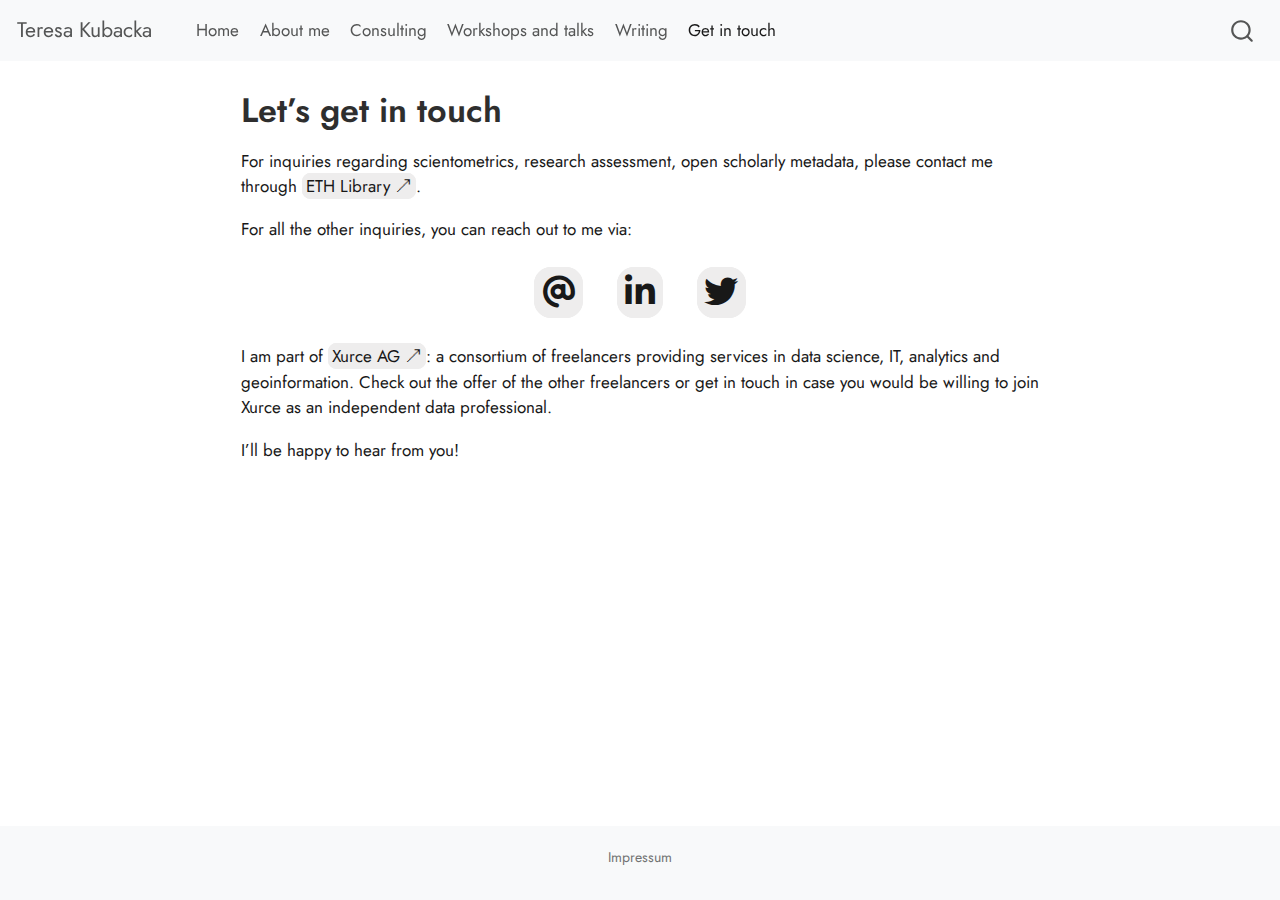
<file: contact.html>
<!DOCTYPE html>
<html xmlns="http://www.w3.org/1999/xhtml" lang="en" xml:lang="en"><head>

<meta charset="utf-8">
<meta name="generator" content="quarto-1.3.361">

<meta name="viewport" content="width=device-width, initial-scale=1.0, user-scalable=yes">


<title>Teresa Kubacka - Let’s get in touch</title>
<style>
code{white-space: pre-wrap;}
span.smallcaps{font-variant: small-caps;}
div.columns{display: flex; gap: min(4vw, 1.5em);}
div.column{flex: auto; overflow-x: auto;}
div.hanging-indent{margin-left: 1.5em; text-indent: -1.5em;}
ul.task-list{list-style: none;}
ul.task-list li input[type="checkbox"] {
  width: 0.8em;
  margin: 0 0.8em 0.2em -1em; /* quarto-specific, see https://github.com/quarto-dev/quarto-cli/issues/4556 */ 
  vertical-align: middle;
}
</style>


<script src="site_libs/quarto-nav/quarto-nav.js"></script>
<script src="site_libs/quarto-nav/headroom.min.js"></script>
<script src="site_libs/clipboard/clipboard.min.js"></script>
<script src="site_libs/quarto-search/autocomplete.umd.js"></script>
<script src="site_libs/quarto-search/fuse.min.js"></script>
<script src="site_libs/quarto-search/quarto-search.js"></script>
<meta name="quarto:offset" content="./">
<script src="site_libs/quarto-html/quarto.js"></script>
<script src="site_libs/quarto-html/popper.min.js"></script>
<script src="site_libs/quarto-html/tippy.umd.min.js"></script>
<link href="site_libs/quarto-html/tippy.css" rel="stylesheet">
<link href="site_libs/quarto-html/quarto-syntax-highlighting.css" rel="stylesheet" id="quarto-text-highlighting-styles">
<script src="site_libs/bootstrap/bootstrap.min.js"></script>
<link href="site_libs/bootstrap/bootstrap-icons.css" rel="stylesheet">
<link href="site_libs/bootstrap/bootstrap.min.css" rel="stylesheet" id="quarto-bootstrap" data-mode="light">
<link href="site_libs/quarto-contrib/fontawesome6-0.1.0/all.css" rel="stylesheet">
<link href="site_libs/quarto-contrib/fontawesome6-0.1.0/latex-fontsize.css" rel="stylesheet">
<script id="quarto-search-options" type="application/json">{
  "location": "navbar",
  "copy-button": false,
  "collapse-after": 3,
  "panel-placement": "end",
  "type": "overlay",
  "limit": 20,
  "language": {
    "search-no-results-text": "No results",
    "search-matching-documents-text": "matching documents",
    "search-copy-link-title": "Copy link to search",
    "search-hide-matches-text": "Hide additional matches",
    "search-more-match-text": "more match in this document",
    "search-more-matches-text": "more matches in this document",
    "search-clear-button-title": "Clear",
    "search-detached-cancel-button-title": "Cancel",
    "search-submit-button-title": "Submit",
    "search-label": "Search"
  }
}</script>


</head>

<body class="nav-fixed fullcontent">

<div id="quarto-search-results"></div>
  <header id="quarto-header" class="headroom fixed-top">
    <nav class="navbar navbar-expand-lg navbar-dark ">
      <div class="navbar-container container-fluid">
      <div class="navbar-brand-container">
    <a class="navbar-brand" href="./index.html">
    <span class="navbar-title">Teresa Kubacka</span>
    </a>
  </div>
            <div id="quarto-search" class="" title="Search"></div>
          <button class="navbar-toggler" type="button" data-bs-toggle="collapse" data-bs-target="#navbarCollapse" aria-controls="navbarCollapse" aria-expanded="false" aria-label="Toggle navigation" onclick="if (window.quartoToggleHeadroom) { window.quartoToggleHeadroom(); }">
  <span class="navbar-toggler-icon"></span>
</button>
          <div class="collapse navbar-collapse" id="navbarCollapse">
            <ul class="navbar-nav navbar-nav-scroll me-auto">
  <li class="nav-item">
    <a class="nav-link" href="./index.html" rel="" target="">
 <span class="menu-text">Home</span></a>
  </li>  
  <li class="nav-item">
    <a class="nav-link" href="./about.html" rel="" target="">
 <span class="menu-text">About me</span></a>
  </li>  
  <li class="nav-item">
    <a class="nav-link" href="./consulting.html" rel="" target="">
 <span class="menu-text">Consulting</span></a>
  </li>  
  <li class="nav-item">
    <a class="nav-link" href="./speaking.html" rel="" target="">
 <span class="menu-text">Workshops and talks</span></a>
  </li>  
  <li class="nav-item">
    <a class="nav-link" href="./writing.html" rel="" target="">
 <span class="menu-text">Writing</span></a>
  </li>  
  <li class="nav-item">
    <a class="nav-link active" href="./contact.html" rel="" target="" aria-current="page">
 <span class="menu-text">Get in touch</span></a>
  </li>  
</ul>
            <div class="quarto-navbar-tools ms-auto">
</div>
          </div> <!-- /navcollapse -->
      </div> <!-- /container-fluid -->
    </nav>
</header>
<!-- content -->
<div id="quarto-content" class="quarto-container page-columns page-rows-contents page-layout-article page-navbar">
<!-- sidebar -->
<!-- margin-sidebar -->
    
<!-- main -->
<main class="content" id="quarto-document-content">

<header id="title-block-header" class="quarto-title-block default">
<div class="quarto-title">
<h1 class="title">Let’s get in touch</h1>
</div>



<div class="quarto-title-meta">

    
  
    
  </div>
  

</header>

<p>For inquiries regarding scientometrics, research assessment, open scholarly metadata, please contact me through <a href="mailto:teresa.kubacka__(AT)__library.ethz.ch" class="email">ETH Library</a>.</p>
<p>For all the other inquiries, you can reach out to me via:</p>
<div class="contact-icons">
<ul class="list-inline">
<li>
<a href="mailto:info@teresa-kubacka.com"><i class="fa-solid fa-at" aria-label="at"></i></a>
</li>
<li>
<a href="https://www.linkedin.com/in/tkubacka/"><i class="fa-brands fa-linkedin-in" aria-label="linkedin-in"></i></a>
</li>
<li>
<a href="https://twitter.com/paniterka_ch"><i class="fa-brands fa-twitter" aria-label="twitter"></i></a>
</li>
</ul>
</div>
<p>I am part of <a href="https://xurce.ch/">Xurce AG</a>: a consortium of freelancers providing services in data science, IT, analytics and geoinformation. Check out the offer of the other freelancers or get in touch in case you would be willing to join Xurce as an independent data professional.</p>
<p>I’ll be happy to hear from you!</p>
<p><i class="fa-solid fa-none" aria-label="none"></i></p>
<p><i class="fa-brands fa-none" aria-label="none"></i></p>



</main> <!-- /main -->
<script data-goatcounter="https://tk-homepg.goatcounter.com/count" async="" src="//gc.zgo.at/count.js"></script>

<noscript>
    <img src="https://tk-homepg.goatcounter.com/count?p=/test-noscript">
</noscript>
<script id="quarto-html-after-body" type="application/javascript">
window.document.addEventListener("DOMContentLoaded", function (event) {
  const toggleBodyColorMode = (bsSheetEl) => {
    const mode = bsSheetEl.getAttribute("data-mode");
    const bodyEl = window.document.querySelector("body");
    if (mode === "dark") {
      bodyEl.classList.add("quarto-dark");
      bodyEl.classList.remove("quarto-light");
    } else {
      bodyEl.classList.add("quarto-light");
      bodyEl.classList.remove("quarto-dark");
    }
  }
  const toggleBodyColorPrimary = () => {
    const bsSheetEl = window.document.querySelector("link#quarto-bootstrap");
    if (bsSheetEl) {
      toggleBodyColorMode(bsSheetEl);
    }
  }
  toggleBodyColorPrimary();  
  const isCodeAnnotation = (el) => {
    for (const clz of el.classList) {
      if (clz.startsWith('code-annotation-')) {                     
        return true;
      }
    }
    return false;
  }
  const clipboard = new window.ClipboardJS('.code-copy-button', {
    text: function(trigger) {
      const codeEl = trigger.previousElementSibling.cloneNode(true);
      for (const childEl of codeEl.children) {
        if (isCodeAnnotation(childEl)) {
          childEl.remove();
        }
      }
      return codeEl.innerText;
    }
  });
  clipboard.on('success', function(e) {
    // button target
    const button = e.trigger;
    // don't keep focus
    button.blur();
    // flash "checked"
    button.classList.add('code-copy-button-checked');
    var currentTitle = button.getAttribute("title");
    button.setAttribute("title", "Copied!");
    let tooltip;
    if (window.bootstrap) {
      button.setAttribute("data-bs-toggle", "tooltip");
      button.setAttribute("data-bs-placement", "left");
      button.setAttribute("data-bs-title", "Copied!");
      tooltip = new bootstrap.Tooltip(button, 
        { trigger: "manual", 
          customClass: "code-copy-button-tooltip",
          offset: [0, -8]});
      tooltip.show();    
    }
    setTimeout(function() {
      if (tooltip) {
        tooltip.hide();
        button.removeAttribute("data-bs-title");
        button.removeAttribute("data-bs-toggle");
        button.removeAttribute("data-bs-placement");
      }
      button.setAttribute("title", currentTitle);
      button.classList.remove('code-copy-button-checked');
    }, 1000);
    // clear code selection
    e.clearSelection();
  });
  function tippyHover(el, contentFn) {
    const config = {
      allowHTML: true,
      content: contentFn,
      maxWidth: 500,
      delay: 100,
      arrow: false,
      appendTo: function(el) {
          return el.parentElement;
      },
      interactive: true,
      interactiveBorder: 10,
      theme: 'quarto',
      placement: 'bottom-start'
    };
    window.tippy(el, config); 
  }
  const noterefs = window.document.querySelectorAll('a[role="doc-noteref"]');
  for (var i=0; i<noterefs.length; i++) {
    const ref = noterefs[i];
    tippyHover(ref, function() {
      // use id or data attribute instead here
      let href = ref.getAttribute('data-footnote-href') || ref.getAttribute('href');
      try { href = new URL(href).hash; } catch {}
      const id = href.replace(/^#\/?/, "");
      const note = window.document.getElementById(id);
      return note.innerHTML;
    });
  }
      let selectedAnnoteEl;
      const selectorForAnnotation = ( cell, annotation) => {
        let cellAttr = 'data-code-cell="' + cell + '"';
        let lineAttr = 'data-code-annotation="' +  annotation + '"';
        const selector = 'span[' + cellAttr + '][' + lineAttr + ']';
        return selector;
      }
      const selectCodeLines = (annoteEl) => {
        const doc = window.document;
        const targetCell = annoteEl.getAttribute("data-target-cell");
        const targetAnnotation = annoteEl.getAttribute("data-target-annotation");
        const annoteSpan = window.document.querySelector(selectorForAnnotation(targetCell, targetAnnotation));
        const lines = annoteSpan.getAttribute("data-code-lines").split(",");
        const lineIds = lines.map((line) => {
          return targetCell + "-" + line;
        })
        let top = null;
        let height = null;
        let parent = null;
        if (lineIds.length > 0) {
            //compute the position of the single el (top and bottom and make a div)
            const el = window.document.getElementById(lineIds[0]);
            top = el.offsetTop;
            height = el.offsetHeight;
            parent = el.parentElement.parentElement;
          if (lineIds.length > 1) {
            const lastEl = window.document.getElementById(lineIds[lineIds.length - 1]);
            const bottom = lastEl.offsetTop + lastEl.offsetHeight;
            height = bottom - top;
          }
          if (top !== null && height !== null && parent !== null) {
            // cook up a div (if necessary) and position it 
            let div = window.document.getElementById("code-annotation-line-highlight");
            if (div === null) {
              div = window.document.createElement("div");
              div.setAttribute("id", "code-annotation-line-highlight");
              div.style.position = 'absolute';
              parent.appendChild(div);
            }
            div.style.top = top - 2 + "px";
            div.style.height = height + 4 + "px";
            let gutterDiv = window.document.getElementById("code-annotation-line-highlight-gutter");
            if (gutterDiv === null) {
              gutterDiv = window.document.createElement("div");
              gutterDiv.setAttribute("id", "code-annotation-line-highlight-gutter");
              gutterDiv.style.position = 'absolute';
              const codeCell = window.document.getElementById(targetCell);
              const gutter = codeCell.querySelector('.code-annotation-gutter');
              gutter.appendChild(gutterDiv);
            }
            gutterDiv.style.top = top - 2 + "px";
            gutterDiv.style.height = height + 4 + "px";
          }
          selectedAnnoteEl = annoteEl;
        }
      };
      const unselectCodeLines = () => {
        const elementsIds = ["code-annotation-line-highlight", "code-annotation-line-highlight-gutter"];
        elementsIds.forEach((elId) => {
          const div = window.document.getElementById(elId);
          if (div) {
            div.remove();
          }
        });
        selectedAnnoteEl = undefined;
      };
      // Attach click handler to the DT
      const annoteDls = window.document.querySelectorAll('dt[data-target-cell]');
      for (const annoteDlNode of annoteDls) {
        annoteDlNode.addEventListener('click', (event) => {
          const clickedEl = event.target;
          if (clickedEl !== selectedAnnoteEl) {
            unselectCodeLines();
            const activeEl = window.document.querySelector('dt[data-target-cell].code-annotation-active');
            if (activeEl) {
              activeEl.classList.remove('code-annotation-active');
            }
            selectCodeLines(clickedEl);
            clickedEl.classList.add('code-annotation-active');
          } else {
            // Unselect the line
            unselectCodeLines();
            clickedEl.classList.remove('code-annotation-active');
          }
        });
      }
  const findCites = (el) => {
    const parentEl = el.parentElement;
    if (parentEl) {
      const cites = parentEl.dataset.cites;
      if (cites) {
        return {
          el,
          cites: cites.split(' ')
        };
      } else {
        return findCites(el.parentElement)
      }
    } else {
      return undefined;
    }
  };
  var bibliorefs = window.document.querySelectorAll('a[role="doc-biblioref"]');
  for (var i=0; i<bibliorefs.length; i++) {
    const ref = bibliorefs[i];
    const citeInfo = findCites(ref);
    if (citeInfo) {
      tippyHover(citeInfo.el, function() {
        var popup = window.document.createElement('div');
        citeInfo.cites.forEach(function(cite) {
          var citeDiv = window.document.createElement('div');
          citeDiv.classList.add('hanging-indent');
          citeDiv.classList.add('csl-entry');
          var biblioDiv = window.document.getElementById('ref-' + cite);
          if (biblioDiv) {
            citeDiv.innerHTML = biblioDiv.innerHTML;
          }
          popup.appendChild(citeDiv);
        });
        return popup.innerHTML;
      });
    }
  }
    var localhostRegex = new RegExp(/^(?:http|https):\/\/localhost\:?[0-9]*\//);
      var filterRegex = new RegExp("https:\/\/paniterka\.github\.io\/tk_homepage_new\/");
    var isInternal = (href) => {
        return filterRegex.test(href) || localhostRegex.test(href);
    }
    // Inspect non-navigation links and adorn them if external
 	var links = window.document.querySelectorAll('a[href]:not(.nav-link):not(.navbar-brand):not(.toc-action):not(.sidebar-link):not(.sidebar-item-toggle):not(.pagination-link):not(.no-external):not([aria-hidden]):not(.dropdown-item)');
    for (var i=0; i<links.length; i++) {
      const link = links[i];
      if (!isInternal(link.href)) {
          // target, if specified
          link.setAttribute("target", "_blank");
      }
    }
});
</script>
</div> <!-- /content -->
<footer class="footer">
  <div class="nav-footer">
    <div class="nav-footer-left">
      &nbsp;
    </div>   
    <div class="nav-footer-center">
      <ul class="footer-items list-unstyled">
    <li class="nav-item">
    <a class="nav-link" href="./impressum.html">Impressum</a>
  </li>  
</ul>
    </div>
    <div class="nav-footer-right">
      &nbsp;
    </div>
  </div>
</footer>



</body></html>
</file>
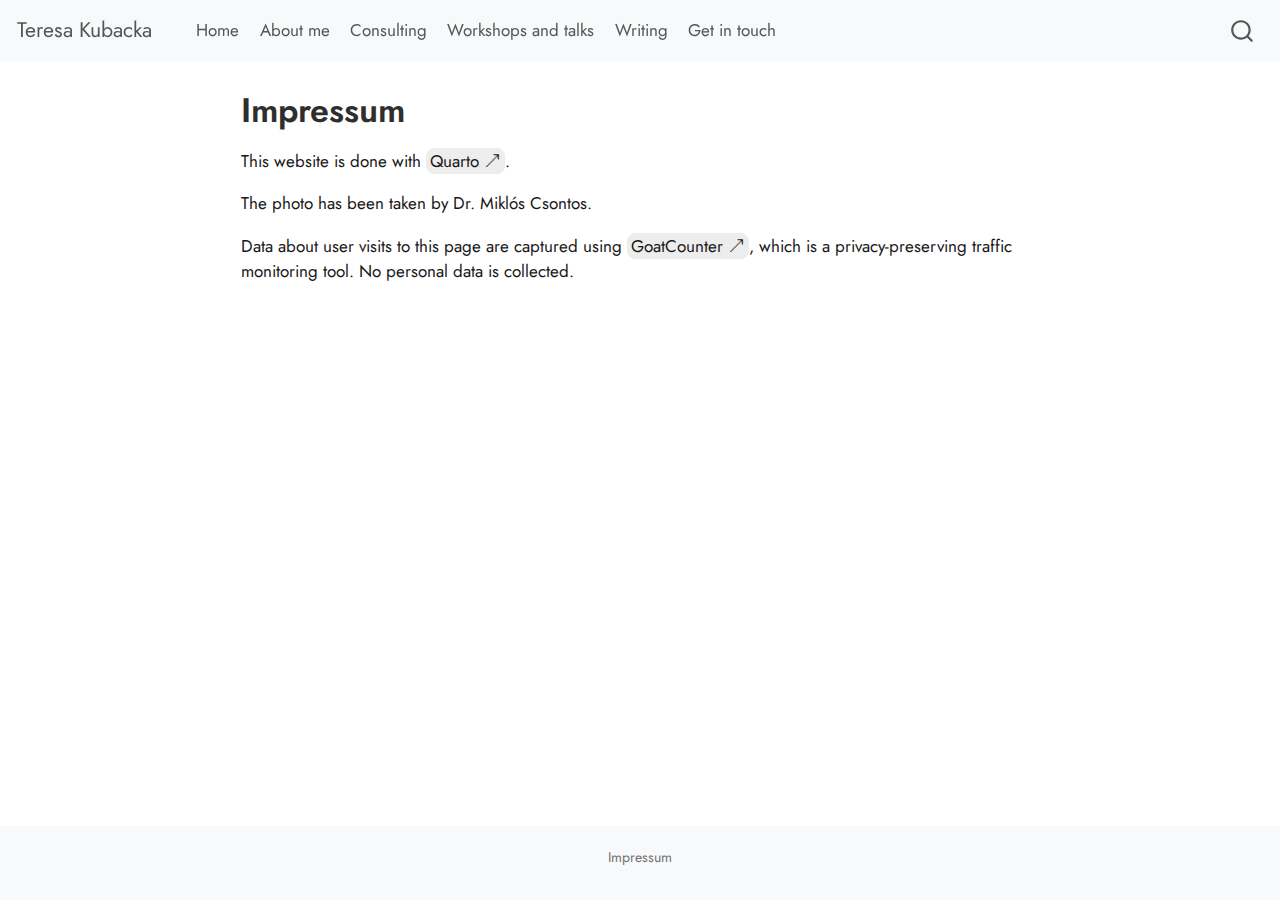
<file: impressum.html>
<!DOCTYPE html>
<html xmlns="http://www.w3.org/1999/xhtml" lang="en" xml:lang="en"><head>

<meta charset="utf-8">
<meta name="generator" content="quarto-1.3.361">

<meta name="viewport" content="width=device-width, initial-scale=1.0, user-scalable=yes">


<title>Teresa Kubacka - Impressum</title>
<style>
code{white-space: pre-wrap;}
span.smallcaps{font-variant: small-caps;}
div.columns{display: flex; gap: min(4vw, 1.5em);}
div.column{flex: auto; overflow-x: auto;}
div.hanging-indent{margin-left: 1.5em; text-indent: -1.5em;}
ul.task-list{list-style: none;}
ul.task-list li input[type="checkbox"] {
  width: 0.8em;
  margin: 0 0.8em 0.2em -1em; /* quarto-specific, see https://github.com/quarto-dev/quarto-cli/issues/4556 */ 
  vertical-align: middle;
}
</style>


<script src="site_libs/quarto-nav/quarto-nav.js"></script>
<script src="site_libs/quarto-nav/headroom.min.js"></script>
<script src="site_libs/clipboard/clipboard.min.js"></script>
<script src="site_libs/quarto-search/autocomplete.umd.js"></script>
<script src="site_libs/quarto-search/fuse.min.js"></script>
<script src="site_libs/quarto-search/quarto-search.js"></script>
<meta name="quarto:offset" content="./">
<script src="site_libs/quarto-html/quarto.js"></script>
<script src="site_libs/quarto-html/popper.min.js"></script>
<script src="site_libs/quarto-html/tippy.umd.min.js"></script>
<link href="site_libs/quarto-html/tippy.css" rel="stylesheet">
<link href="site_libs/quarto-html/quarto-syntax-highlighting.css" rel="stylesheet" id="quarto-text-highlighting-styles">
<script src="site_libs/bootstrap/bootstrap.min.js"></script>
<link href="site_libs/bootstrap/bootstrap-icons.css" rel="stylesheet">
<link href="site_libs/bootstrap/bootstrap.min.css" rel="stylesheet" id="quarto-bootstrap" data-mode="light">
<script id="quarto-search-options" type="application/json">{
  "location": "navbar",
  "copy-button": false,
  "collapse-after": 3,
  "panel-placement": "end",
  "type": "overlay",
  "limit": 20,
  "language": {
    "search-no-results-text": "No results",
    "search-matching-documents-text": "matching documents",
    "search-copy-link-title": "Copy link to search",
    "search-hide-matches-text": "Hide additional matches",
    "search-more-match-text": "more match in this document",
    "search-more-matches-text": "more matches in this document",
    "search-clear-button-title": "Clear",
    "search-detached-cancel-button-title": "Cancel",
    "search-submit-button-title": "Submit",
    "search-label": "Search"
  }
}</script>


</head>

<body class="nav-fixed fullcontent">

<div id="quarto-search-results"></div>
  <header id="quarto-header" class="headroom fixed-top">
    <nav class="navbar navbar-expand-lg navbar-dark ">
      <div class="navbar-container container-fluid">
      <div class="navbar-brand-container">
    <a class="navbar-brand" href="./index.html">
    <span class="navbar-title">Teresa Kubacka</span>
    </a>
  </div>
            <div id="quarto-search" class="" title="Search"></div>
          <button class="navbar-toggler" type="button" data-bs-toggle="collapse" data-bs-target="#navbarCollapse" aria-controls="navbarCollapse" aria-expanded="false" aria-label="Toggle navigation" onclick="if (window.quartoToggleHeadroom) { window.quartoToggleHeadroom(); }">
  <span class="navbar-toggler-icon"></span>
</button>
          <div class="collapse navbar-collapse" id="navbarCollapse">
            <ul class="navbar-nav navbar-nav-scroll me-auto">
  <li class="nav-item">
    <a class="nav-link" href="./index.html" rel="" target="">
 <span class="menu-text">Home</span></a>
  </li>  
  <li class="nav-item">
    <a class="nav-link" href="./about.html" rel="" target="">
 <span class="menu-text">About me</span></a>
  </li>  
  <li class="nav-item">
    <a class="nav-link" href="./consulting.html" rel="" target="">
 <span class="menu-text">Consulting</span></a>
  </li>  
  <li class="nav-item">
    <a class="nav-link" href="./speaking.html" rel="" target="">
 <span class="menu-text">Workshops and talks</span></a>
  </li>  
  <li class="nav-item">
    <a class="nav-link" href="./writing.html" rel="" target="">
 <span class="menu-text">Writing</span></a>
  </li>  
  <li class="nav-item">
    <a class="nav-link" href="./contact.html" rel="" target="">
 <span class="menu-text">Get in touch</span></a>
  </li>  
</ul>
            <div class="quarto-navbar-tools ms-auto">
</div>
          </div> <!-- /navcollapse -->
      </div> <!-- /container-fluid -->
    </nav>
</header>
<!-- content -->
<div id="quarto-content" class="quarto-container page-columns page-rows-contents page-layout-article page-navbar">
<!-- sidebar -->
<!-- margin-sidebar -->
    
<!-- main -->
<main class="content" id="quarto-document-content">

<header id="title-block-header" class="quarto-title-block default">
<div class="quarto-title">
<h1 class="title">Impressum</h1>
</div>



<div class="quarto-title-meta">

    
  
    
  </div>
  

</header>

<p>This website is done with <a href="https://quarto.org/">Quarto</a>.</p>
<p>The photo has been taken by Dr.&nbsp;Miklós Csontos.</p>
<p>Data about user visits to this page are captured using <a href="https://www.goatcounter.com/">GoatCounter</a>, which is a privacy-preserving traffic monitoring tool. No personal data is collected.</p>



</main> <!-- /main -->
<script data-goatcounter="https://tk-homepg.goatcounter.com/count" async="" src="//gc.zgo.at/count.js"></script>

<noscript>
    <img src="https://tk-homepg.goatcounter.com/count?p=/test-noscript">
</noscript>
<script id="quarto-html-after-body" type="application/javascript">
window.document.addEventListener("DOMContentLoaded", function (event) {
  const toggleBodyColorMode = (bsSheetEl) => {
    const mode = bsSheetEl.getAttribute("data-mode");
    const bodyEl = window.document.querySelector("body");
    if (mode === "dark") {
      bodyEl.classList.add("quarto-dark");
      bodyEl.classList.remove("quarto-light");
    } else {
      bodyEl.classList.add("quarto-light");
      bodyEl.classList.remove("quarto-dark");
    }
  }
  const toggleBodyColorPrimary = () => {
    const bsSheetEl = window.document.querySelector("link#quarto-bootstrap");
    if (bsSheetEl) {
      toggleBodyColorMode(bsSheetEl);
    }
  }
  toggleBodyColorPrimary();  
  const isCodeAnnotation = (el) => {
    for (const clz of el.classList) {
      if (clz.startsWith('code-annotation-')) {                     
        return true;
      }
    }
    return false;
  }
  const clipboard = new window.ClipboardJS('.code-copy-button', {
    text: function(trigger) {
      const codeEl = trigger.previousElementSibling.cloneNode(true);
      for (const childEl of codeEl.children) {
        if (isCodeAnnotation(childEl)) {
          childEl.remove();
        }
      }
      return codeEl.innerText;
    }
  });
  clipboard.on('success', function(e) {
    // button target
    const button = e.trigger;
    // don't keep focus
    button.blur();
    // flash "checked"
    button.classList.add('code-copy-button-checked');
    var currentTitle = button.getAttribute("title");
    button.setAttribute("title", "Copied!");
    let tooltip;
    if (window.bootstrap) {
      button.setAttribute("data-bs-toggle", "tooltip");
      button.setAttribute("data-bs-placement", "left");
      button.setAttribute("data-bs-title", "Copied!");
      tooltip = new bootstrap.Tooltip(button, 
        { trigger: "manual", 
          customClass: "code-copy-button-tooltip",
          offset: [0, -8]});
      tooltip.show();    
    }
    setTimeout(function() {
      if (tooltip) {
        tooltip.hide();
        button.removeAttribute("data-bs-title");
        button.removeAttribute("data-bs-toggle");
        button.removeAttribute("data-bs-placement");
      }
      button.setAttribute("title", currentTitle);
      button.classList.remove('code-copy-button-checked');
    }, 1000);
    // clear code selection
    e.clearSelection();
  });
  function tippyHover(el, contentFn) {
    const config = {
      allowHTML: true,
      content: contentFn,
      maxWidth: 500,
      delay: 100,
      arrow: false,
      appendTo: function(el) {
          return el.parentElement;
      },
      interactive: true,
      interactiveBorder: 10,
      theme: 'quarto',
      placement: 'bottom-start'
    };
    window.tippy(el, config); 
  }
  const noterefs = window.document.querySelectorAll('a[role="doc-noteref"]');
  for (var i=0; i<noterefs.length; i++) {
    const ref = noterefs[i];
    tippyHover(ref, function() {
      // use id or data attribute instead here
      let href = ref.getAttribute('data-footnote-href') || ref.getAttribute('href');
      try { href = new URL(href).hash; } catch {}
      const id = href.replace(/^#\/?/, "");
      const note = window.document.getElementById(id);
      return note.innerHTML;
    });
  }
      let selectedAnnoteEl;
      const selectorForAnnotation = ( cell, annotation) => {
        let cellAttr = 'data-code-cell="' + cell + '"';
        let lineAttr = 'data-code-annotation="' +  annotation + '"';
        const selector = 'span[' + cellAttr + '][' + lineAttr + ']';
        return selector;
      }
      const selectCodeLines = (annoteEl) => {
        const doc = window.document;
        const targetCell = annoteEl.getAttribute("data-target-cell");
        const targetAnnotation = annoteEl.getAttribute("data-target-annotation");
        const annoteSpan = window.document.querySelector(selectorForAnnotation(targetCell, targetAnnotation));
        const lines = annoteSpan.getAttribute("data-code-lines").split(",");
        const lineIds = lines.map((line) => {
          return targetCell + "-" + line;
        })
        let top = null;
        let height = null;
        let parent = null;
        if (lineIds.length > 0) {
            //compute the position of the single el (top and bottom and make a div)
            const el = window.document.getElementById(lineIds[0]);
            top = el.offsetTop;
            height = el.offsetHeight;
            parent = el.parentElement.parentElement;
          if (lineIds.length > 1) {
            const lastEl = window.document.getElementById(lineIds[lineIds.length - 1]);
            const bottom = lastEl.offsetTop + lastEl.offsetHeight;
            height = bottom - top;
          }
          if (top !== null && height !== null && parent !== null) {
            // cook up a div (if necessary) and position it 
            let div = window.document.getElementById("code-annotation-line-highlight");
            if (div === null) {
              div = window.document.createElement("div");
              div.setAttribute("id", "code-annotation-line-highlight");
              div.style.position = 'absolute';
              parent.appendChild(div);
            }
            div.style.top = top - 2 + "px";
            div.style.height = height + 4 + "px";
            let gutterDiv = window.document.getElementById("code-annotation-line-highlight-gutter");
            if (gutterDiv === null) {
              gutterDiv = window.document.createElement("div");
              gutterDiv.setAttribute("id", "code-annotation-line-highlight-gutter");
              gutterDiv.style.position = 'absolute';
              const codeCell = window.document.getElementById(targetCell);
              const gutter = codeCell.querySelector('.code-annotation-gutter');
              gutter.appendChild(gutterDiv);
            }
            gutterDiv.style.top = top - 2 + "px";
            gutterDiv.style.height = height + 4 + "px";
          }
          selectedAnnoteEl = annoteEl;
        }
      };
      const unselectCodeLines = () => {
        const elementsIds = ["code-annotation-line-highlight", "code-annotation-line-highlight-gutter"];
        elementsIds.forEach((elId) => {
          const div = window.document.getElementById(elId);
          if (div) {
            div.remove();
          }
        });
        selectedAnnoteEl = undefined;
      };
      // Attach click handler to the DT
      const annoteDls = window.document.querySelectorAll('dt[data-target-cell]');
      for (const annoteDlNode of annoteDls) {
        annoteDlNode.addEventListener('click', (event) => {
          const clickedEl = event.target;
          if (clickedEl !== selectedAnnoteEl) {
            unselectCodeLines();
            const activeEl = window.document.querySelector('dt[data-target-cell].code-annotation-active');
            if (activeEl) {
              activeEl.classList.remove('code-annotation-active');
            }
            selectCodeLines(clickedEl);
            clickedEl.classList.add('code-annotation-active');
          } else {
            // Unselect the line
            unselectCodeLines();
            clickedEl.classList.remove('code-annotation-active');
          }
        });
      }
  const findCites = (el) => {
    const parentEl = el.parentElement;
    if (parentEl) {
      const cites = parentEl.dataset.cites;
      if (cites) {
        return {
          el,
          cites: cites.split(' ')
        };
      } else {
        return findCites(el.parentElement)
      }
    } else {
      return undefined;
    }
  };
  var bibliorefs = window.document.querySelectorAll('a[role="doc-biblioref"]');
  for (var i=0; i<bibliorefs.length; i++) {
    const ref = bibliorefs[i];
    const citeInfo = findCites(ref);
    if (citeInfo) {
      tippyHover(citeInfo.el, function() {
        var popup = window.document.createElement('div');
        citeInfo.cites.forEach(function(cite) {
          var citeDiv = window.document.createElement('div');
          citeDiv.classList.add('hanging-indent');
          citeDiv.classList.add('csl-entry');
          var biblioDiv = window.document.getElementById('ref-' + cite);
          if (biblioDiv) {
            citeDiv.innerHTML = biblioDiv.innerHTML;
          }
          popup.appendChild(citeDiv);
        });
        return popup.innerHTML;
      });
    }
  }
    var localhostRegex = new RegExp(/^(?:http|https):\/\/localhost\:?[0-9]*\//);
      var filterRegex = new RegExp("https:\/\/paniterka\.github\.io\/tk_homepage_new\/");
    var isInternal = (href) => {
        return filterRegex.test(href) || localhostRegex.test(href);
    }
    // Inspect non-navigation links and adorn them if external
 	var links = window.document.querySelectorAll('a[href]:not(.nav-link):not(.navbar-brand):not(.toc-action):not(.sidebar-link):not(.sidebar-item-toggle):not(.pagination-link):not(.no-external):not([aria-hidden]):not(.dropdown-item)');
    for (var i=0; i<links.length; i++) {
      const link = links[i];
      if (!isInternal(link.href)) {
          // target, if specified
          link.setAttribute("target", "_blank");
      }
    }
});
</script>
</div> <!-- /content -->
<footer class="footer">
  <div class="nav-footer">
    <div class="nav-footer-left">
      &nbsp;
    </div>   
    <div class="nav-footer-center">
      <ul class="footer-items list-unstyled">
    <li class="nav-item">
    <a class="nav-link active" href="./impressum.html" aria-current="page">Impressum</a>
  </li>  
</ul>
    </div>
    <div class="nav-footer-right">
      &nbsp;
    </div>
  </div>
</footer>



</body></html>
</file>
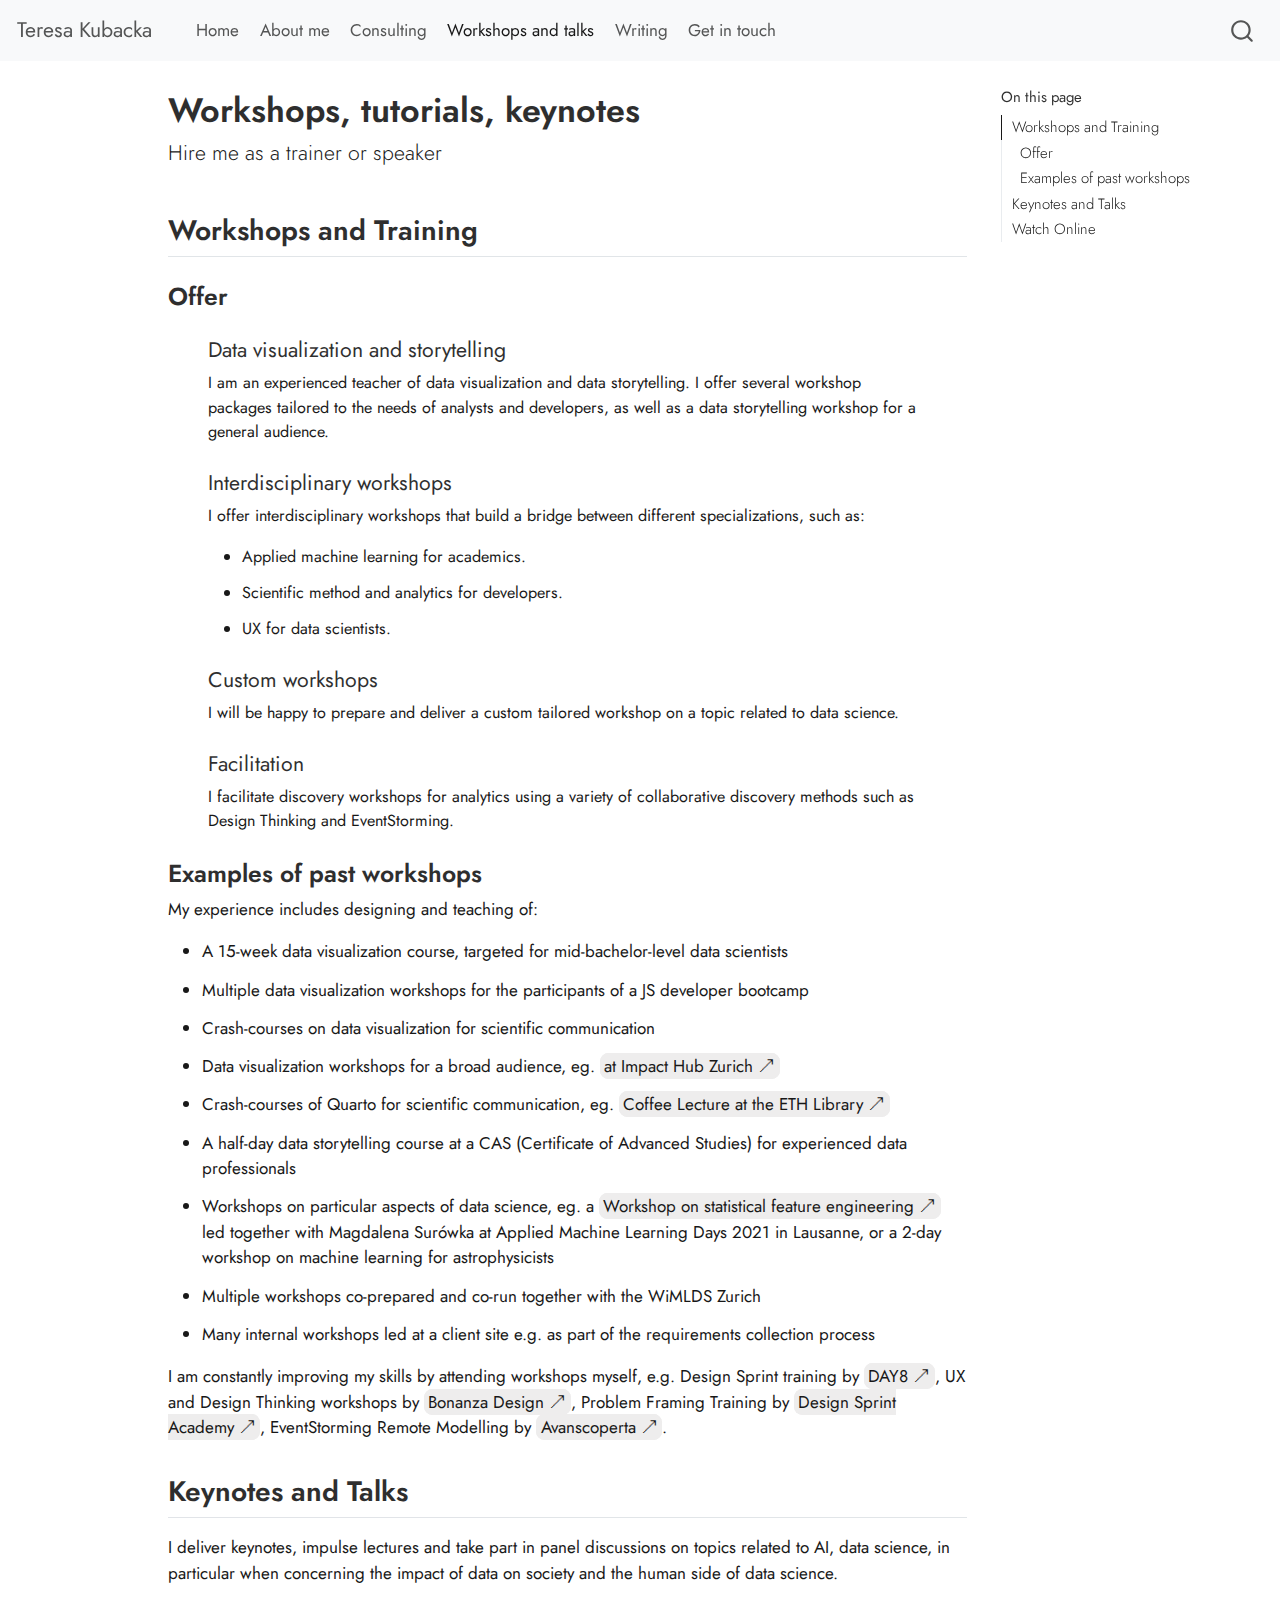
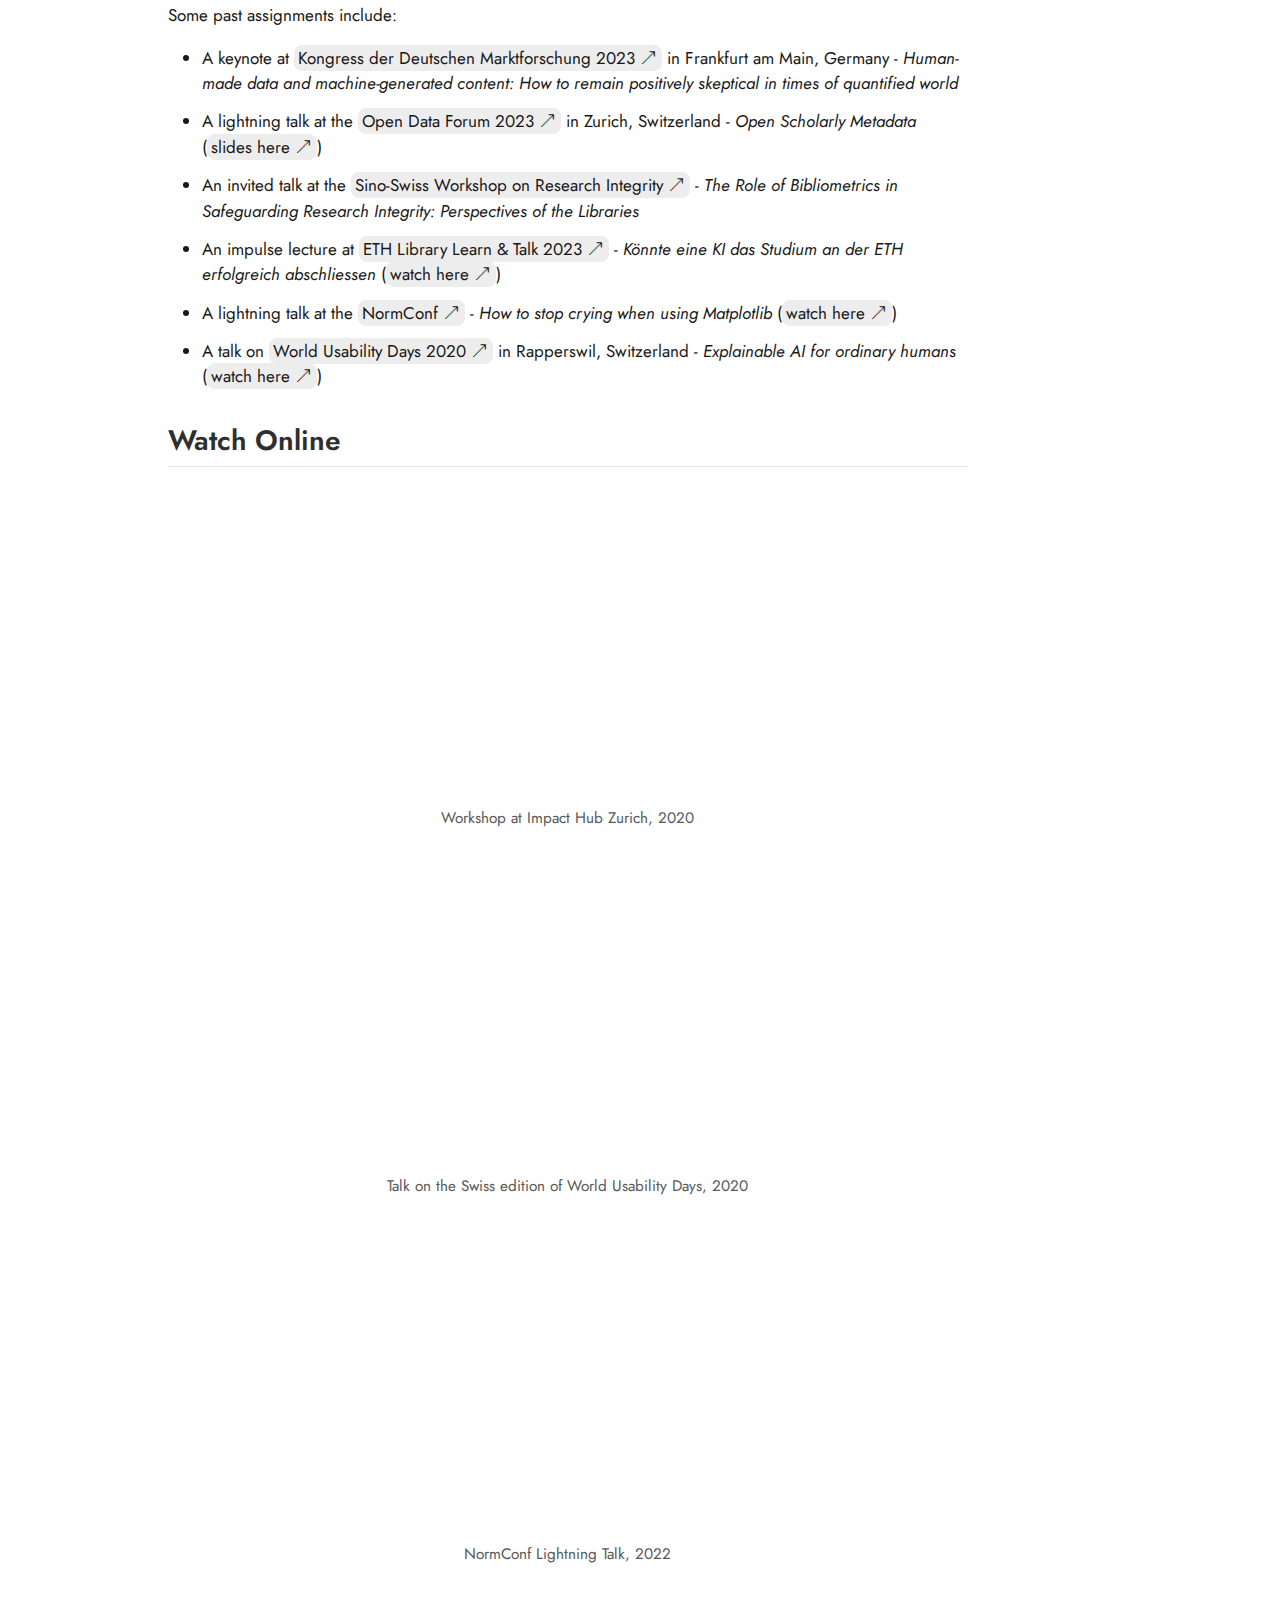
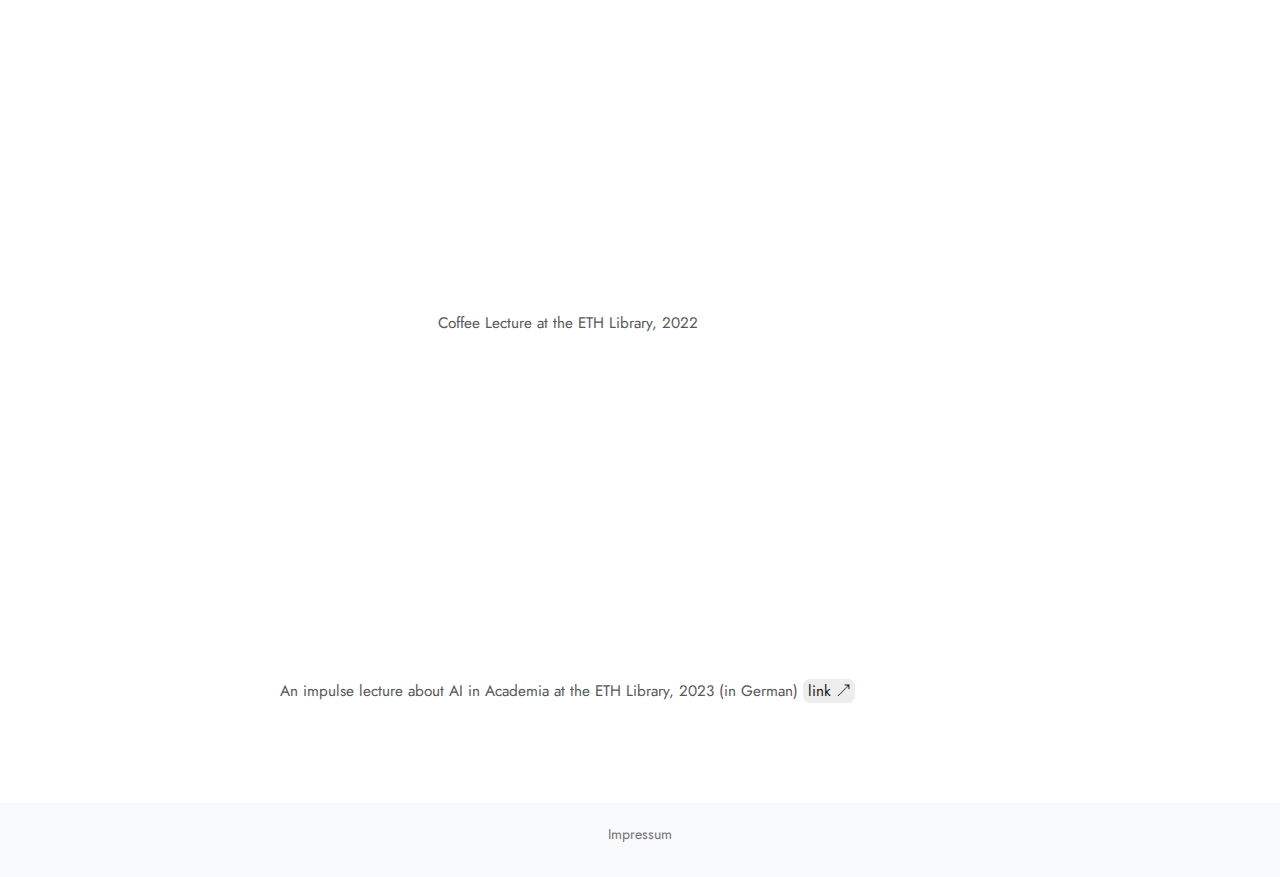
<file: speaking.html>
<!DOCTYPE html>
<html xmlns="http://www.w3.org/1999/xhtml" lang="en" xml:lang="en"><head>

<meta charset="utf-8">
<meta name="generator" content="quarto-1.3.361">

<meta name="viewport" content="width=device-width, initial-scale=1.0, user-scalable=yes">


<title>Teresa Kubacka - Workshops, tutorials, keynotes</title>
<style>
code{white-space: pre-wrap;}
span.smallcaps{font-variant: small-caps;}
div.columns{display: flex; gap: min(4vw, 1.5em);}
div.column{flex: auto; overflow-x: auto;}
div.hanging-indent{margin-left: 1.5em; text-indent: -1.5em;}
ul.task-list{list-style: none;}
ul.task-list li input[type="checkbox"] {
  width: 0.8em;
  margin: 0 0.8em 0.2em -1em; /* quarto-specific, see https://github.com/quarto-dev/quarto-cli/issues/4556 */ 
  vertical-align: middle;
}
</style>


<script src="site_libs/quarto-nav/quarto-nav.js"></script>
<script src="site_libs/quarto-nav/headroom.min.js"></script>
<script src="site_libs/clipboard/clipboard.min.js"></script>
<script src="site_libs/quarto-search/autocomplete.umd.js"></script>
<script src="site_libs/quarto-search/fuse.min.js"></script>
<script src="site_libs/quarto-search/quarto-search.js"></script>
<meta name="quarto:offset" content="./">
<script src="site_libs/quarto-html/quarto.js"></script>
<script src="site_libs/quarto-html/popper.min.js"></script>
<script src="site_libs/quarto-html/tippy.umd.min.js"></script>
<link href="site_libs/quarto-html/tippy.css" rel="stylesheet">
<link href="site_libs/quarto-html/quarto-syntax-highlighting.css" rel="stylesheet" id="quarto-text-highlighting-styles">
<script src="site_libs/bootstrap/bootstrap.min.js"></script>
<link href="site_libs/bootstrap/bootstrap-icons.css" rel="stylesheet">
<link href="site_libs/bootstrap/bootstrap.min.css" rel="stylesheet" id="quarto-bootstrap" data-mode="light">
<script id="quarto-search-options" type="application/json">{
  "location": "navbar",
  "copy-button": false,
  "collapse-after": 3,
  "panel-placement": "end",
  "type": "overlay",
  "limit": 20,
  "language": {
    "search-no-results-text": "No results",
    "search-matching-documents-text": "matching documents",
    "search-copy-link-title": "Copy link to search",
    "search-hide-matches-text": "Hide additional matches",
    "search-more-match-text": "more match in this document",
    "search-more-matches-text": "more matches in this document",
    "search-clear-button-title": "Clear",
    "search-detached-cancel-button-title": "Cancel",
    "search-submit-button-title": "Submit",
    "search-label": "Search"
  }
}</script>


</head>

<body class="nav-fixed">

<div id="quarto-search-results"></div>
  <header id="quarto-header" class="headroom fixed-top">
    <nav class="navbar navbar-expand-lg navbar-dark ">
      <div class="navbar-container container-fluid">
      <div class="navbar-brand-container">
    <a class="navbar-brand" href="./index.html">
    <span class="navbar-title">Teresa Kubacka</span>
    </a>
  </div>
            <div id="quarto-search" class="" title="Search"></div>
          <button class="navbar-toggler" type="button" data-bs-toggle="collapse" data-bs-target="#navbarCollapse" aria-controls="navbarCollapse" aria-expanded="false" aria-label="Toggle navigation" onclick="if (window.quartoToggleHeadroom) { window.quartoToggleHeadroom(); }">
  <span class="navbar-toggler-icon"></span>
</button>
          <div class="collapse navbar-collapse" id="navbarCollapse">
            <ul class="navbar-nav navbar-nav-scroll me-auto">
  <li class="nav-item">
    <a class="nav-link" href="./index.html" rel="" target="">
 <span class="menu-text">Home</span></a>
  </li>  
  <li class="nav-item">
    <a class="nav-link" href="./about.html" rel="" target="">
 <span class="menu-text">About me</span></a>
  </li>  
  <li class="nav-item">
    <a class="nav-link" href="./consulting.html" rel="" target="">
 <span class="menu-text">Consulting</span></a>
  </li>  
  <li class="nav-item">
    <a class="nav-link active" href="./speaking.html" rel="" target="" aria-current="page">
 <span class="menu-text">Workshops and talks</span></a>
  </li>  
  <li class="nav-item">
    <a class="nav-link" href="./writing.html" rel="" target="">
 <span class="menu-text">Writing</span></a>
  </li>  
  <li class="nav-item">
    <a class="nav-link" href="./contact.html" rel="" target="">
 <span class="menu-text">Get in touch</span></a>
  </li>  
</ul>
            <div class="quarto-navbar-tools ms-auto">
</div>
          </div> <!-- /navcollapse -->
      </div> <!-- /container-fluid -->
    </nav>
</header>
<!-- content -->
<div id="quarto-content" class="quarto-container page-columns page-rows-contents page-layout-article page-navbar">
<!-- sidebar -->
<!-- margin-sidebar -->
    <div id="quarto-margin-sidebar" class="sidebar margin-sidebar">
        <nav id="TOC" role="doc-toc" class="toc-active">
    <h2 id="toc-title">On this page</h2>
   
  <ul>
  <li><a href="#workshops-and-training" id="toc-workshops-and-training" class="nav-link active" data-scroll-target="#workshops-and-training">Workshops and Training</a>
  <ul class="collapse">
  <li><a href="#offer" id="toc-offer" class="nav-link" data-scroll-target="#offer">Offer</a></li>
  <li><a href="#examples-of-past-workshops" id="toc-examples-of-past-workshops" class="nav-link" data-scroll-target="#examples-of-past-workshops">Examples of past workshops</a></li>
  </ul></li>
  <li><a href="#keynotes-and-talks" id="toc-keynotes-and-talks" class="nav-link" data-scroll-target="#keynotes-and-talks">Keynotes and Talks</a></li>
  <li><a href="#watch-online" id="toc-watch-online" class="nav-link" data-scroll-target="#watch-online">Watch Online</a></li>
  </ul>
</nav>
    </div>
<!-- main -->
<main class="content" id="quarto-document-content">

<header id="title-block-header" class="quarto-title-block default">
<div class="quarto-title">
<h1 class="title">Workshops, tutorials, keynotes</h1>
<p class="subtitle lead">Hire me as a trainer or speaker</p>
</div>



<div class="quarto-title-meta">

    
  
    
  </div>
  

</header>

<section id="workshops-and-training" class="level2">
<h2 data-anchor-id="workshops-and-training">Workshops and Training</h2>
<section id="offer" class="level3">
<h3 data-anchor-id="offer">Offer</h3>
<div class="service-list">
<section id="data-visualization-and-storytelling" class="level4">
<h4 data-anchor-id="data-visualization-and-storytelling">Data visualization and storytelling</h4>
<p>I am an experienced teacher of data visualization and data storytelling. I offer several workshop packages tailored to the needs of analysts and developers, as well as a data storytelling workshop for a general audience.</p>
</section>
<section id="interdisciplinary-workshops" class="level4">
<h4 data-anchor-id="interdisciplinary-workshops">Interdisciplinary workshops</h4>
<p>I offer interdisciplinary workshops that build a bridge between different specializations, such as:</p>
<ul>
<li>Applied machine learning for academics.<br>
</li>
<li>Scientific method and analytics for developers.<br>
</li>
<li>UX for data scientists.</li>
</ul>
</section>
<section id="custom-workshops" class="level4">
<h4 data-anchor-id="custom-workshops">Custom workshops</h4>
<p>I will be happy to prepare and deliver a custom tailored workshop on a topic related to data science.</p>
</section>
<section id="facilitation" class="level4">
<h4 data-anchor-id="facilitation">Facilitation</h4>
<p>I facilitate discovery workshops for analytics using a variety of collaborative discovery methods such as Design Thinking and EventStorming.</p>
</section>
</div>
</section>
<section id="examples-of-past-workshops" class="level3">
<h3 data-anchor-id="examples-of-past-workshops">Examples of past workshops</h3>
<p>My experience includes designing and teaching of:</p>
<ul>
<li>A 15-week data visualization course, targeted for mid-bachelor-level data scientists</li>
<li>Multiple data visualization workshops for the participants of a JS developer bootcamp</li>
<li>Crash-courses on data visualization for scientific communication</li>
<li>Data visualization workshops for a broad audience, eg. <a href="#vid-impacthub">at Impact Hub Zurich</a></li>
<li>Crash-courses of Quarto for scientific communication, eg. <a href="#vid-coffee-quarto">Coffee Lecture at the ETH Library</a></li>
<li>A half-day data storytelling course at a CAS (Certificate of Advanced Studies) for experienced data professionals</li>
<li>Workshops on particular aspects of data science, eg. a <a href="https://appliedmldays.org/events/amld-epfl-2021/workshops/back-to-the-feature-boost-your-ml-model-with-statistical-feature-engineering">Workshop on statistical feature engineering</a> led together with Magdalena Surówka at Applied Machine Learning Days 2021 in Lausanne, or a 2-day workshop on machine learning for astrophysicists</li>
<li>Multiple workshops co-prepared and co-run together with the WiMLDS Zurich</li>
<li>Many internal workshops led at a client site e.g.&nbsp;as part of the requirements collection process</li>
</ul>
<p>I am constantly improving my skills by attending workshops myself, e.g.&nbsp;Design Sprint training by <a href="https://day8.io/">DAY8</a>, UX and Design Thinking workshops by <a href="https://www.bonanza-studios.com/">Bonanza Design</a>, Problem Framing Training by <a href="https://www.designsprint.academy/">Design Sprint Academy</a>, EventStorming Remote Modelling by <a href="https://www.avanscoperta.it">Avanscoperta</a>.</p>
</section>
</section>
<section id="keynotes-and-talks" class="level2">
<h2 data-anchor-id="keynotes-and-talks">Keynotes and Talks</h2>
<p>I deliver keynotes, impulse lectures and take part in panel discussions on topics related to AI, data science, in particular when concerning the impact of data on society and the human side of data science.</p>
<p>Some past assignments include:</p>
<ul>
<li>A keynote at <a href="https://www.bvm.org/termine-weiterbildung/kongress-der-deutschen-marktforschung/nachlese/">Kongress der Deutschen Marktforschung 2023</a> in Frankfurt am Main, Germany - <em>Human-made data and machine-generated content: How to remain positively skeptical in times of quantified world</em><br>
</li>
<li>A lightning talk at the <a href="https://opendata.ch/events/opendata-ch-2023-forum/">Open Data Forum 2023</a> in Zurich, Switzerland - <em>Open Scholarly Metadata</em> (<a href="https://opendata.ch/wordpress/files/2023/07/2023-06-16-Open-scholarly-metadata-export.pdf">slides here</a>)</li>
<li>An invited talk at the <a href="https://swissnex.org/app/uploads/sites/10/2023/05/Sino-Swiss-Workshop-on-Research-Integrity-20230510.pdf">Sino-Swiss Workshop on Research Integrity</a> - <em>The Role of Bibliometrics in Safeguarding Research Integrity: Perspectives of the Libraries</em></li>
<li>An impulse lecture at <a href="https://video.ethz.ch/events/2023/learn_and_talk/90baa469-f65d-4f9f-99c6-01d8e2e163de.html">ETH Library Learn &amp; Talk 2023</a> - <em>Könnte eine KI das Studium an der ETH erfolgreich abschliessen</em> (<a href="#vid-bibliothek-ki">watch here</a>)</li>
<li>A lightning talk at the <a href="https://normconf.com/">NormConf</a> - <em>How to stop crying when using Matplotlib</em> (<a href="#vid-normconf">watch here</a>)</li>
<li>A talk on <a href="https://uxschweiz.ch/events/world-usability-day-2020/">World Usability Days 2020</a> in Rapperswil, Switzerland - <em>Explainable AI for ordinary humans</em> (<a href="#vid-explainable-wud">watch here</a>)</li>
</ul>
</section>
<section id="watch-online" class="level2">
<h2 data-anchor-id="watch-online">Watch Online</h2>
<div id="vid-impacthub" class="video-centered">
<iframe width="560" height="315" src="https://www.youtube.com/embed/Q1_xEFo2OJM?si=Y2lzjKRA5fhk7_5M" title="YouTube video player" frameborder="0" allow="accelerometer; autoplay; clipboard-write; encrypted-media; gyroscope; picture-in-picture; web-share" allowfullscreen="">
</iframe>
<figcaption class="figure-caption">
Workshop at Impact Hub Zurich, 2020
</figcaption>
</div>
<div id="vid-explainable-wud" class="video-centered">
<iframe width="560" height="315" src="https://www.youtube.com/embed/TsEQHyBU1N0?si=9Bzvfeaxpsp2pr8j" title="YouTube video player" frameborder="0" allow="accelerometer; autoplay; clipboard-write; encrypted-media; gyroscope; picture-in-picture; web-share" allowfullscreen="">
</iframe>
<figcaption class="figure-caption">
Talk on the Swiss edition of World Usability Days, 2020
</figcaption>
</div>
<div id="vid-normconf" class="video-centered">
<iframe width="560" height="315" src="https://www.youtube.com/embed/vjQIaepijbE?si=P7GZVAY_99ui_BAx" title="YouTube video player" frameborder="0" allow="accelerometer; autoplay; clipboard-write; encrypted-media; gyroscope; picture-in-picture; web-share" allowfullscreen="">
</iframe>
<figcaption class="figure-caption">
NormConf Lightning Talk, 2022
</figcaption>
</div>
<div id="vid-coffee-quarto" class="video-centered">
<iframe width="560" height="315" src="https://www.youtube.com/embed/l204f-lsuDo?si=wNXxB-my9oOZVS5S" title="YouTube video player" frameborder="0" allow="accelerometer; autoplay; clipboard-write; encrypted-media; gyroscope; picture-in-picture; web-share" allowfullscreen="">
</iframe>
<figcaption class="figure-caption">
Coffee Lecture at the ETH Library, 2022
</figcaption>
</div>
<div id="vid-bibliothek-ki" class="video-centered">
<iframe width="560" height="315" src="https://video.ethz.ch/etc/designs/mmp/video/player.html?id=90baa469-f65d-4f9f-99c6-01d8e2e163de" frameborder="0" allowfullscreen="">
</iframe>
<figcaption class="figure-caption">
An impulse lecture about AI in Academia at the ETH Library, 2023 (in German) <a href="https://video.ethz.ch/events/2023/learn_and_talk/90baa469-f65d-4f9f-99c6-01d8e2e163de.html">link</a>
</figcaption>
</div>


</section>

</main> <!-- /main -->
<script data-goatcounter="https://tk-homepg.goatcounter.com/count" async="" src="//gc.zgo.at/count.js"></script>

<noscript>
    <img src="https://tk-homepg.goatcounter.com/count?p=/test-noscript">
</noscript>
<script id="quarto-html-after-body" type="application/javascript">
window.document.addEventListener("DOMContentLoaded", function (event) {
  const toggleBodyColorMode = (bsSheetEl) => {
    const mode = bsSheetEl.getAttribute("data-mode");
    const bodyEl = window.document.querySelector("body");
    if (mode === "dark") {
      bodyEl.classList.add("quarto-dark");
      bodyEl.classList.remove("quarto-light");
    } else {
      bodyEl.classList.add("quarto-light");
      bodyEl.classList.remove("quarto-dark");
    }
  }
  const toggleBodyColorPrimary = () => {
    const bsSheetEl = window.document.querySelector("link#quarto-bootstrap");
    if (bsSheetEl) {
      toggleBodyColorMode(bsSheetEl);
    }
  }
  toggleBodyColorPrimary();  
  const isCodeAnnotation = (el) => {
    for (const clz of el.classList) {
      if (clz.startsWith('code-annotation-')) {                     
        return true;
      }
    }
    return false;
  }
  const clipboard = new window.ClipboardJS('.code-copy-button', {
    text: function(trigger) {
      const codeEl = trigger.previousElementSibling.cloneNode(true);
      for (const childEl of codeEl.children) {
        if (isCodeAnnotation(childEl)) {
          childEl.remove();
        }
      }
      return codeEl.innerText;
    }
  });
  clipboard.on('success', function(e) {
    // button target
    const button = e.trigger;
    // don't keep focus
    button.blur();
    // flash "checked"
    button.classList.add('code-copy-button-checked');
    var currentTitle = button.getAttribute("title");
    button.setAttribute("title", "Copied!");
    let tooltip;
    if (window.bootstrap) {
      button.setAttribute("data-bs-toggle", "tooltip");
      button.setAttribute("data-bs-placement", "left");
      button.setAttribute("data-bs-title", "Copied!");
      tooltip = new bootstrap.Tooltip(button, 
        { trigger: "manual", 
          customClass: "code-copy-button-tooltip",
          offset: [0, -8]});
      tooltip.show();    
    }
    setTimeout(function() {
      if (tooltip) {
        tooltip.hide();
        button.removeAttribute("data-bs-title");
        button.removeAttribute("data-bs-toggle");
        button.removeAttribute("data-bs-placement");
      }
      button.setAttribute("title", currentTitle);
      button.classList.remove('code-copy-button-checked');
    }, 1000);
    // clear code selection
    e.clearSelection();
  });
  function tippyHover(el, contentFn) {
    const config = {
      allowHTML: true,
      content: contentFn,
      maxWidth: 500,
      delay: 100,
      arrow: false,
      appendTo: function(el) {
          return el.parentElement;
      },
      interactive: true,
      interactiveBorder: 10,
      theme: 'quarto',
      placement: 'bottom-start'
    };
    window.tippy(el, config); 
  }
  const noterefs = window.document.querySelectorAll('a[role="doc-noteref"]');
  for (var i=0; i<noterefs.length; i++) {
    const ref = noterefs[i];
    tippyHover(ref, function() {
      // use id or data attribute instead here
      let href = ref.getAttribute('data-footnote-href') || ref.getAttribute('href');
      try { href = new URL(href).hash; } catch {}
      const id = href.replace(/^#\/?/, "");
      const note = window.document.getElementById(id);
      return note.innerHTML;
    });
  }
      let selectedAnnoteEl;
      const selectorForAnnotation = ( cell, annotation) => {
        let cellAttr = 'data-code-cell="' + cell + '"';
        let lineAttr = 'data-code-annotation="' +  annotation + '"';
        const selector = 'span[' + cellAttr + '][' + lineAttr + ']';
        return selector;
      }
      const selectCodeLines = (annoteEl) => {
        const doc = window.document;
        const targetCell = annoteEl.getAttribute("data-target-cell");
        const targetAnnotation = annoteEl.getAttribute("data-target-annotation");
        const annoteSpan = window.document.querySelector(selectorForAnnotation(targetCell, targetAnnotation));
        const lines = annoteSpan.getAttribute("data-code-lines").split(",");
        const lineIds = lines.map((line) => {
          return targetCell + "-" + line;
        })
        let top = null;
        let height = null;
        let parent = null;
        if (lineIds.length > 0) {
            //compute the position of the single el (top and bottom and make a div)
            const el = window.document.getElementById(lineIds[0]);
            top = el.offsetTop;
            height = el.offsetHeight;
            parent = el.parentElement.parentElement;
          if (lineIds.length > 1) {
            const lastEl = window.document.getElementById(lineIds[lineIds.length - 1]);
            const bottom = lastEl.offsetTop + lastEl.offsetHeight;
            height = bottom - top;
          }
          if (top !== null && height !== null && parent !== null) {
            // cook up a div (if necessary) and position it 
            let div = window.document.getElementById("code-annotation-line-highlight");
            if (div === null) {
              div = window.document.createElement("div");
              div.setAttribute("id", "code-annotation-line-highlight");
              div.style.position = 'absolute';
              parent.appendChild(div);
            }
            div.style.top = top - 2 + "px";
            div.style.height = height + 4 + "px";
            let gutterDiv = window.document.getElementById("code-annotation-line-highlight-gutter");
            if (gutterDiv === null) {
              gutterDiv = window.document.createElement("div");
              gutterDiv.setAttribute("id", "code-annotation-line-highlight-gutter");
              gutterDiv.style.position = 'absolute';
              const codeCell = window.document.getElementById(targetCell);
              const gutter = codeCell.querySelector('.code-annotation-gutter');
              gutter.appendChild(gutterDiv);
            }
            gutterDiv.style.top = top - 2 + "px";
            gutterDiv.style.height = height + 4 + "px";
          }
          selectedAnnoteEl = annoteEl;
        }
      };
      const unselectCodeLines = () => {
        const elementsIds = ["code-annotation-line-highlight", "code-annotation-line-highlight-gutter"];
        elementsIds.forEach((elId) => {
          const div = window.document.getElementById(elId);
          if (div) {
            div.remove();
          }
        });
        selectedAnnoteEl = undefined;
      };
      // Attach click handler to the DT
      const annoteDls = window.document.querySelectorAll('dt[data-target-cell]');
      for (const annoteDlNode of annoteDls) {
        annoteDlNode.addEventListener('click', (event) => {
          const clickedEl = event.target;
          if (clickedEl !== selectedAnnoteEl) {
            unselectCodeLines();
            const activeEl = window.document.querySelector('dt[data-target-cell].code-annotation-active');
            if (activeEl) {
              activeEl.classList.remove('code-annotation-active');
            }
            selectCodeLines(clickedEl);
            clickedEl.classList.add('code-annotation-active');
          } else {
            // Unselect the line
            unselectCodeLines();
            clickedEl.classList.remove('code-annotation-active');
          }
        });
      }
  const findCites = (el) => {
    const parentEl = el.parentElement;
    if (parentEl) {
      const cites = parentEl.dataset.cites;
      if (cites) {
        return {
          el,
          cites: cites.split(' ')
        };
      } else {
        return findCites(el.parentElement)
      }
    } else {
      return undefined;
    }
  };
  var bibliorefs = window.document.querySelectorAll('a[role="doc-biblioref"]');
  for (var i=0; i<bibliorefs.length; i++) {
    const ref = bibliorefs[i];
    const citeInfo = findCites(ref);
    if (citeInfo) {
      tippyHover(citeInfo.el, function() {
        var popup = window.document.createElement('div');
        citeInfo.cites.forEach(function(cite) {
          var citeDiv = window.document.createElement('div');
          citeDiv.classList.add('hanging-indent');
          citeDiv.classList.add('csl-entry');
          var biblioDiv = window.document.getElementById('ref-' + cite);
          if (biblioDiv) {
            citeDiv.innerHTML = biblioDiv.innerHTML;
          }
          popup.appendChild(citeDiv);
        });
        return popup.innerHTML;
      });
    }
  }
    var localhostRegex = new RegExp(/^(?:http|https):\/\/localhost\:?[0-9]*\//);
      var filterRegex = new RegExp("https:\/\/paniterka\.github\.io\/tk_homepage_new\/");
    var isInternal = (href) => {
        return filterRegex.test(href) || localhostRegex.test(href);
    }
    // Inspect non-navigation links and adorn them if external
 	var links = window.document.querySelectorAll('a[href]:not(.nav-link):not(.navbar-brand):not(.toc-action):not(.sidebar-link):not(.sidebar-item-toggle):not(.pagination-link):not(.no-external):not([aria-hidden]):not(.dropdown-item)');
    for (var i=0; i<links.length; i++) {
      const link = links[i];
      if (!isInternal(link.href)) {
          // target, if specified
          link.setAttribute("target", "_blank");
      }
    }
});
</script>
</div> <!-- /content -->
<footer class="footer">
  <div class="nav-footer">
    <div class="nav-footer-left">
      &nbsp;
    </div>   
    <div class="nav-footer-center">
      <ul class="footer-items list-unstyled">
    <li class="nav-item">
    <a class="nav-link" href="./impressum.html">Impressum</a>
  </li>  
</ul>
    </div>
    <div class="nav-footer-right">
      &nbsp;
    </div>
  </div>
</footer>



</body></html>
</file>
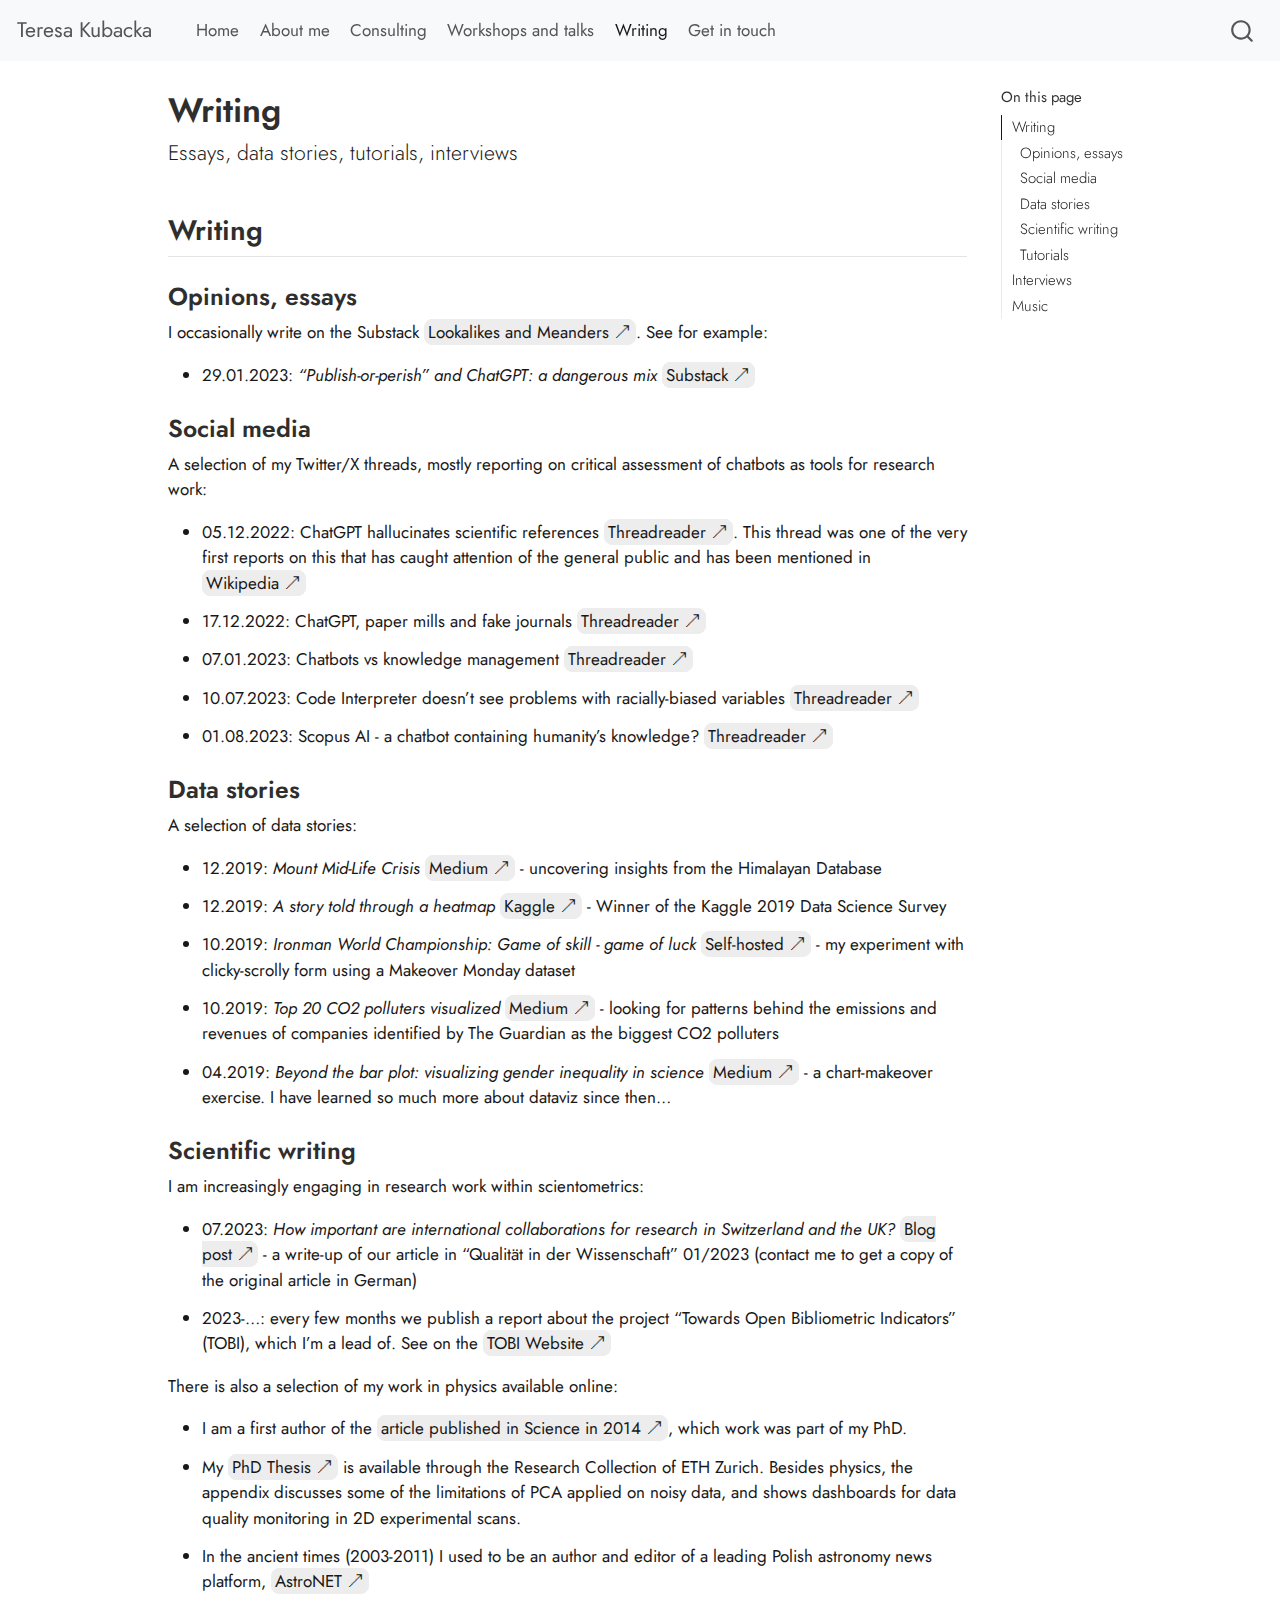
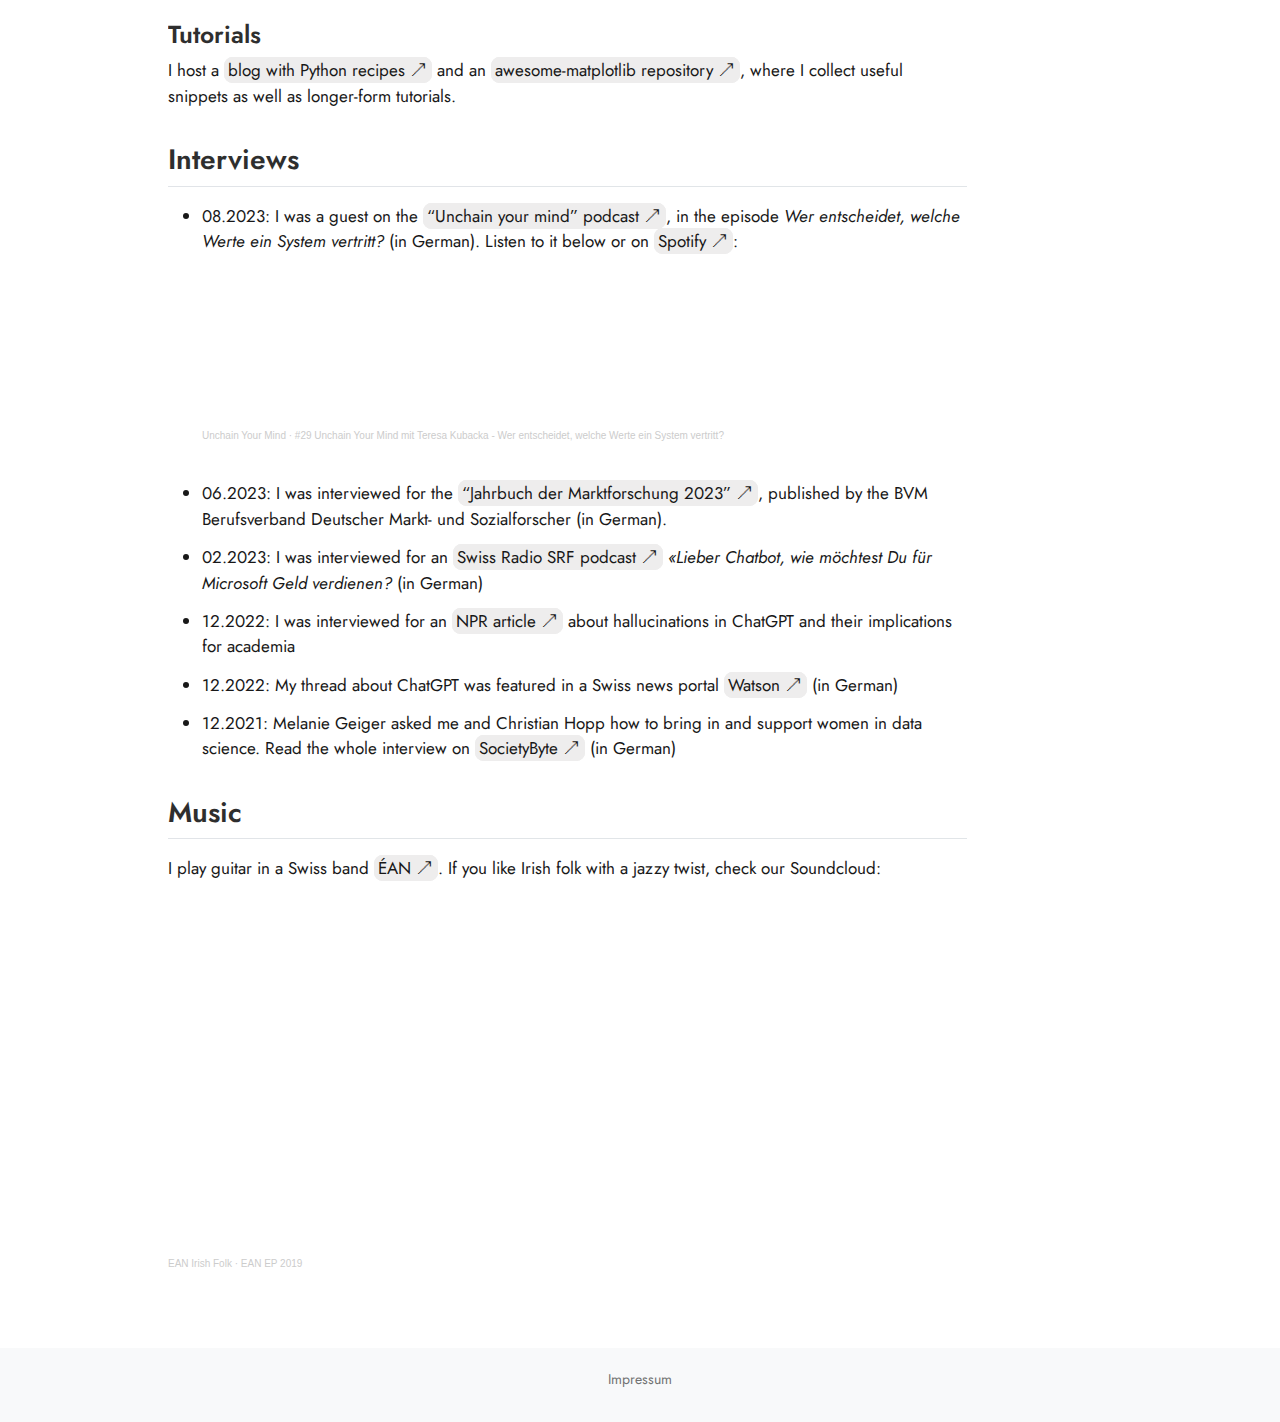
<file: writing.html>
<!DOCTYPE html>
<html xmlns="http://www.w3.org/1999/xhtml" lang="en" xml:lang="en"><head>

<meta charset="utf-8">
<meta name="generator" content="quarto-1.3.361">

<meta name="viewport" content="width=device-width, initial-scale=1.0, user-scalable=yes">


<title>Teresa Kubacka - Writing</title>
<style>
code{white-space: pre-wrap;}
span.smallcaps{font-variant: small-caps;}
div.columns{display: flex; gap: min(4vw, 1.5em);}
div.column{flex: auto; overflow-x: auto;}
div.hanging-indent{margin-left: 1.5em; text-indent: -1.5em;}
ul.task-list{list-style: none;}
ul.task-list li input[type="checkbox"] {
  width: 0.8em;
  margin: 0 0.8em 0.2em -1em; /* quarto-specific, see https://github.com/quarto-dev/quarto-cli/issues/4556 */ 
  vertical-align: middle;
}
</style>


<script src="site_libs/quarto-nav/quarto-nav.js"></script>
<script src="site_libs/quarto-nav/headroom.min.js"></script>
<script src="site_libs/clipboard/clipboard.min.js"></script>
<script src="site_libs/quarto-search/autocomplete.umd.js"></script>
<script src="site_libs/quarto-search/fuse.min.js"></script>
<script src="site_libs/quarto-search/quarto-search.js"></script>
<meta name="quarto:offset" content="./">
<script src="site_libs/quarto-html/quarto.js"></script>
<script src="site_libs/quarto-html/popper.min.js"></script>
<script src="site_libs/quarto-html/tippy.umd.min.js"></script>
<link href="site_libs/quarto-html/tippy.css" rel="stylesheet">
<link href="site_libs/quarto-html/quarto-syntax-highlighting.css" rel="stylesheet" id="quarto-text-highlighting-styles">
<script src="site_libs/bootstrap/bootstrap.min.js"></script>
<link href="site_libs/bootstrap/bootstrap-icons.css" rel="stylesheet">
<link href="site_libs/bootstrap/bootstrap.min.css" rel="stylesheet" id="quarto-bootstrap" data-mode="light">
<script id="quarto-search-options" type="application/json">{
  "location": "navbar",
  "copy-button": false,
  "collapse-after": 3,
  "panel-placement": "end",
  "type": "overlay",
  "limit": 20,
  "language": {
    "search-no-results-text": "No results",
    "search-matching-documents-text": "matching documents",
    "search-copy-link-title": "Copy link to search",
    "search-hide-matches-text": "Hide additional matches",
    "search-more-match-text": "more match in this document",
    "search-more-matches-text": "more matches in this document",
    "search-clear-button-title": "Clear",
    "search-detached-cancel-button-title": "Cancel",
    "search-submit-button-title": "Submit",
    "search-label": "Search"
  }
}</script>


</head>

<body class="nav-fixed">

<div id="quarto-search-results"></div>
  <header id="quarto-header" class="headroom fixed-top">
    <nav class="navbar navbar-expand-lg navbar-dark ">
      <div class="navbar-container container-fluid">
      <div class="navbar-brand-container">
    <a class="navbar-brand" href="./index.html">
    <span class="navbar-title">Teresa Kubacka</span>
    </a>
  </div>
            <div id="quarto-search" class="" title="Search"></div>
          <button class="navbar-toggler" type="button" data-bs-toggle="collapse" data-bs-target="#navbarCollapse" aria-controls="navbarCollapse" aria-expanded="false" aria-label="Toggle navigation" onclick="if (window.quartoToggleHeadroom) { window.quartoToggleHeadroom(); }">
  <span class="navbar-toggler-icon"></span>
</button>
          <div class="collapse navbar-collapse" id="navbarCollapse">
            <ul class="navbar-nav navbar-nav-scroll me-auto">
  <li class="nav-item">
    <a class="nav-link" href="./index.html" rel="" target="">
 <span class="menu-text">Home</span></a>
  </li>  
  <li class="nav-item">
    <a class="nav-link" href="./about.html" rel="" target="">
 <span class="menu-text">About me</span></a>
  </li>  
  <li class="nav-item">
    <a class="nav-link" href="./consulting.html" rel="" target="">
 <span class="menu-text">Consulting</span></a>
  </li>  
  <li class="nav-item">
    <a class="nav-link" href="./speaking.html" rel="" target="">
 <span class="menu-text">Workshops and talks</span></a>
  </li>  
  <li class="nav-item">
    <a class="nav-link active" href="./writing.html" rel="" target="" aria-current="page">
 <span class="menu-text">Writing</span></a>
  </li>  
  <li class="nav-item">
    <a class="nav-link" href="./contact.html" rel="" target="">
 <span class="menu-text">Get in touch</span></a>
  </li>  
</ul>
            <div class="quarto-navbar-tools ms-auto">
</div>
          </div> <!-- /navcollapse -->
      </div> <!-- /container-fluid -->
    </nav>
</header>
<!-- content -->
<div id="quarto-content" class="quarto-container page-columns page-rows-contents page-layout-article page-navbar">
<!-- sidebar -->
<!-- margin-sidebar -->
    <div id="quarto-margin-sidebar" class="sidebar margin-sidebar">
        <nav id="TOC" role="doc-toc" class="toc-active">
    <h2 id="toc-title">On this page</h2>
   
  <ul>
  <li><a href="#writing" id="toc-writing" class="nav-link active" data-scroll-target="#writing">Writing</a>
  <ul class="collapse">
  <li><a href="#opinions-essays" id="toc-opinions-essays" class="nav-link" data-scroll-target="#opinions-essays">Opinions, essays</a></li>
  <li><a href="#social-media" id="toc-social-media" class="nav-link" data-scroll-target="#social-media">Social media</a></li>
  <li><a href="#data-stories" id="toc-data-stories" class="nav-link" data-scroll-target="#data-stories">Data stories</a></li>
  <li><a href="#scientific-writing" id="toc-scientific-writing" class="nav-link" data-scroll-target="#scientific-writing">Scientific writing</a></li>
  <li><a href="#tutorials" id="toc-tutorials" class="nav-link" data-scroll-target="#tutorials">Tutorials</a></li>
  </ul></li>
  <li><a href="#interviews" id="toc-interviews" class="nav-link" data-scroll-target="#interviews">Interviews</a></li>
  <li><a href="#music" id="toc-music" class="nav-link" data-scroll-target="#music">Music</a></li>
  </ul>
</nav>
    </div>
<!-- main -->
<main class="content" id="quarto-document-content">

<header id="title-block-header" class="quarto-title-block default">
<div class="quarto-title">
<h1 class="title">Writing</h1>
<p class="subtitle lead">Essays, data stories, tutorials, interviews</p>
</div>



<div class="quarto-title-meta">

    
  
    
  </div>
  

</header>

<section id="writing" class="level2">
<h2 data-anchor-id="writing">Writing</h2>
<section id="opinions-essays" class="level3">
<h3 data-anchor-id="opinions-essays">Opinions, essays</h3>
<p>I occasionally write on the Substack <a href="https://lookalikes.substack.com/">Lookalikes and Meanders</a>. See for example:</p>
<ul>
<li>29.01.2023: <em>“Publish-or-perish” and ChatGPT: a dangerous mix</em> <a href="https://lookalikes.substack.com/p/publish-or-perish-and-chatgpt-a-dangerous">Substack</a></li>
</ul>
</section>
<section id="social-media" class="level3">
<h3 data-anchor-id="social-media">Social media</h3>
<p>A selection of my Twitter/X threads, mostly reporting on critical assessment of chatbots as tools for research work:</p>
<ul>
<li>05.12.2022: ChatGPT hallucinates scientific references <a href="https://threadreaderapp.com/thread/1599893718214901760.html">Threadreader</a>. This thread was one of the very first reports on this that has caught attention of the general public and has been mentioned in <a href="https://en.wikipedia.org/wiki/Hallucination_(artificial_intelligence)">Wikipedia</a></li>
<li>17.12.2022: ChatGPT, paper mills and fake journals <a href="https://threadreaderapp.com/thread/1603930065728839683.html">Threadreader</a></li>
<li>07.01.2023: Chatbots vs knowledge management <a href="https://threadreaderapp.com/thread/1611801002415632385.html">Threadreader</a></li>
<li>10.07.2023: Code Interpreter doesn’t see problems with racially-biased variables <a href="https://threadreaderapp.com/thread/1678507402100895749.html">Threadreader</a></li>
<li>01.08.2023: Scopus AI - a chatbot containing humanity’s knowledge? <a href="https://threadreaderapp.com/thread/1686434387095654400.html">Threadreader</a></li>
</ul>
</section>
<section id="data-stories" class="level3">
<h3 data-anchor-id="data-stories">Data stories</h3>
<p>A selection of data stories:</p>
<ul>
<li>12.2019: <em>Mount Mid-Life Crisis</em> <a href="https://towardsdatascience.com/frostbite-stories-part-1-mount-middle-life-crisis-97df574d58d7">Medium</a> - uncovering insights from the Himalayan Database</li>
<li>12.2019: <em>A story told through a heatmap</em> <a href="https://www.kaggle.com/code/tkubacka/a-story-told-through-a-heatmap/notebook">Kaggle</a> - Winner of the Kaggle 2019 Data Science Survey</li>
<li>10.2019: <em>Ironman World Championship: Game of skill - game of luck</em> <a href="https://ironmanbyluck.netlify.app/">Self-hosted</a> - my experiment with clicky-scrolly form using a Makeover Monday dataset</li>
<li>10.2019: <em>Top 20 CO2 polluters visualized</em> <a href="https://towardsdatascience.com/the-top-20-co%E2%82%82-polluters-visualized-6a5fa435e108">Medium</a> - looking for patterns behind the emissions and revenues of companies identified by The Guardian as the biggest CO2 polluters</li>
<li>04.2019: <em>Beyond the bar plot: visualizing gender inequality in science</em> <a href="https://medium.com/towards-data-science/beyond-the-bar-plot-visualizing-gender-inequality-in-science-7d77f5a01953">Medium</a> - a chart-makeover exercise. I have learned so much more about dataviz since then…</li>
</ul>
</section>
<section id="scientific-writing" class="level3">
<h3 data-anchor-id="scientific-writing">Scientific writing</h3>
<p>I am increasingly engaging in research work within scientometrics:</p>
<ul>
<li>07.2023: <em>How important are international collaborations for research in Switzerland and the UK?</em> <a href="https://yearofscientometrics.ethz.ch/how-important-are-international-collaborations-for-research-in-switzerland-and-the-uk/">Blog post</a> - a write-up of our article in “Qualität in der Wissenschaft” 01/2023 (contact me to get a copy of the original article in German)</li>
<li>2023-…: every few months we publish a report about the project “Towards Open Bibliometric Indicators” (TOBI), which I’m a lead of. See on the <a href="https://eth-library.github.io/tobi/">TOBI Website</a></li>
</ul>
<p>There is also a selection of my work in physics available online:</p>
<ul>
<li>I am a first author of the <a href="https://www.science.org/doi/10.1126/science.1242862">article published in Science in 2014</a>, which work was part of my PhD.</li>
<li>My <a href="https://www.research-collection.ethz.ch/handle/20.500.11850/119948">PhD Thesis</a> is available through the Research Collection of ETH Zurich. Besides physics, the appendix discusses some of the limitations of PCA applied on noisy data, and shows dashboards for data quality monitoring in 2D experimental scans.</li>
<li>In the ancient times (2003-2011) I used to be an author and editor of a leading Polish astronomy news platform, <a href="https://news.astronet.pl/index.php/author/teresa-kubacka/">AstroNET</a></li>
</ul>
</section>
<section id="tutorials" class="level3">
<h3 data-anchor-id="tutorials">Tutorials</h3>
<p>I host a <a href="https://pythonviz.blog/">blog with Python recipes</a> and an <a href="https://github.com/paniterka/awesome-matplotlib/">awesome-matplotlib repository</a>, where I collect useful snippets as well as longer-form tutorials.</p>
</section>
</section>
<section id="interviews" class="level2">
<h2 data-anchor-id="interviews">Interviews</h2>
<ul>
<li>08.2023: I was a guest on the <a href="https://u-y-m.ch/#podcast">“Unchain your mind” podcast</a>, in the episode <em>Wer entscheidet, welche Werte ein System vertritt?</em> (in German). Listen to it below or on <a href="https://open.spotify.com/episode/7AL3Ez3w2AajTCXtpn3Gyi?si=fc7feb260f064449">Spotify</a>: <iframe width="100%" height="166" scrolling="no" frameborder="no" allow="autoplay" src="https://w.soundcloud.com/player/?url=https%3A//api.soundcloud.com/tracks/1579956378&amp;color=%2364543c&amp;auto_play=false&amp;hide_related=false&amp;show_comments=true&amp;show_user=true&amp;show_reposts=false&amp;show_teaser=true"></iframe>
<div style="font-size: 10px; color: #cccccc;line-break: anywhere;word-break: normal;overflow: hidden;white-space: nowrap;text-overflow: ellipsis; font-family: Interstate,Lucida Grande,Lucida Sans Unicode,Lucida Sans,Garuda,Verdana,Tahoma,sans-serif;font-weight: 100;">
<a class="soundcloud" href="https://soundcloud.com/user-94610238" title="Unchain Your Mind" target="_blank" style="color: #cccccc; text-decoration: none;">Unchain Your Mind</a> · <a class="soundcloud" href="https://soundcloud.com/user-94610238/29-unchain-your-mind-mit-teresa-kubacka" title="#29 Unchain Your Mind mit Teresa Kubacka - Wer entscheidet, welche Werte ein System vertritt?" target="_blank" style="color: #cccccc; text-decoration: none;">#29 Unchain Your Mind mit Teresa Kubacka - Wer entscheidet, welche Werte ein System vertritt?</a>
</div>
<br></li>
<li>06.2023: I was interviewed for the <a href="./resources/2023-06_bvm_interview_scan.pdf">“Jahrbuch der Marktforschung 2023”</a>, published by the BVM Berufsverband Deutscher Markt- und Sozialforscher (in German).</li>
<li>02.2023: I was interviewed for an <a href="https://www.srf.ch/audio/trend/lieber-chatbot-wie-moechtest-du-fuer-microsoft-geld-verdienen?id=12341095">Swiss Radio SRF podcast</a> <em>«Lieber Chatbot, wie möchtest Du für Microsoft Geld verdienen?</em> (in German)<br>
</li>
<li>12.2022: I was interviewed for an <a href="https://www.npr.org/2022/12/19/1143912956/chatgpt-ai-chatbot-homework-academia">NPR article</a> about hallucinations in ChatGPT and their implications for academia</li>
<li>12.2022: My thread about ChatGPT was featured in a Swiss news portal <a href="https://www.watson.ch/digital/analyse/560741870-wissenschaftlerin-aus-zuerich-warnt-vor-chatgpt-ki-faelscht-quellen">Watson</a> (in German)</li>
<li>12.2021: Melanie Geiger asked me and Christian Hopp how to bring in and support women in data science. Read the whole interview on <a href="https://www.societybyte.swiss/2021/12/02/wie-man-mehr-frauen-fuer-die-datenwissenschaft-gewinnt/">SocietyByte</a> (in German)</li>
</ul>
</section>
<section id="music" class="level2">
<h2 data-anchor-id="music">Music</h2>
<p>I play guitar in a Swiss band <a href="http://ean-music.ch/">ÉAN</a>. If you like Irish folk with a jazzy twist, check our Soundcloud:</p>
<iframe width="100%" height="350" scrolling="no" frameborder="no" allow="autoplay" src="https://w.soundcloud.com/player/?url=https%3A//api.soundcloud.com/playlists/1007185594&amp;color=%2364543c&amp;auto_play=false&amp;hide_related=false&amp;show_comments=true&amp;show_user=true&amp;show_reposts=false&amp;show_teaser=true">
</iframe>
<div style="font-size: 10px; color: #cccccc;line-break: anywhere;word-break: normal;overflow: hidden;white-space: nowrap;text-overflow: ellipsis; font-family: Interstate,Lucida Grande,Lucida Sans Unicode,Lucida Sans,Garuda,Verdana,Tahoma,sans-serif;font-weight: 100;">
<a class="soundcloud" href="https://soundcloud.com/ean-irish-folk" title="EAN Irish Folk" target="_blank" style="color: #cccccc; text-decoration: none;">EAN Irish Folk</a> · <a class="soundcloud" href="https://soundcloud.com/ean-irish-folk/sets/ean-ep-2019" title="EAN EP 2019" target="_blank" style="color: #cccccc; text-decoration: none;">EAN EP 2019</a>
</div>


</section>

</main> <!-- /main -->
<script data-goatcounter="https://tk-homepg.goatcounter.com/count" async="" src="//gc.zgo.at/count.js"></script>

<noscript>
    <img src="https://tk-homepg.goatcounter.com/count?p=/test-noscript">
</noscript>
<script id="quarto-html-after-body" type="application/javascript">
window.document.addEventListener("DOMContentLoaded", function (event) {
  const toggleBodyColorMode = (bsSheetEl) => {
    const mode = bsSheetEl.getAttribute("data-mode");
    const bodyEl = window.document.querySelector("body");
    if (mode === "dark") {
      bodyEl.classList.add("quarto-dark");
      bodyEl.classList.remove("quarto-light");
    } else {
      bodyEl.classList.add("quarto-light");
      bodyEl.classList.remove("quarto-dark");
    }
  }
  const toggleBodyColorPrimary = () => {
    const bsSheetEl = window.document.querySelector("link#quarto-bootstrap");
    if (bsSheetEl) {
      toggleBodyColorMode(bsSheetEl);
    }
  }
  toggleBodyColorPrimary();  
  const isCodeAnnotation = (el) => {
    for (const clz of el.classList) {
      if (clz.startsWith('code-annotation-')) {                     
        return true;
      }
    }
    return false;
  }
  const clipboard = new window.ClipboardJS('.code-copy-button', {
    text: function(trigger) {
      const codeEl = trigger.previousElementSibling.cloneNode(true);
      for (const childEl of codeEl.children) {
        if (isCodeAnnotation(childEl)) {
          childEl.remove();
        }
      }
      return codeEl.innerText;
    }
  });
  clipboard.on('success', function(e) {
    // button target
    const button = e.trigger;
    // don't keep focus
    button.blur();
    // flash "checked"
    button.classList.add('code-copy-button-checked');
    var currentTitle = button.getAttribute("title");
    button.setAttribute("title", "Copied!");
    let tooltip;
    if (window.bootstrap) {
      button.setAttribute("data-bs-toggle", "tooltip");
      button.setAttribute("data-bs-placement", "left");
      button.setAttribute("data-bs-title", "Copied!");
      tooltip = new bootstrap.Tooltip(button, 
        { trigger: "manual", 
          customClass: "code-copy-button-tooltip",
          offset: [0, -8]});
      tooltip.show();    
    }
    setTimeout(function() {
      if (tooltip) {
        tooltip.hide();
        button.removeAttribute("data-bs-title");
        button.removeAttribute("data-bs-toggle");
        button.removeAttribute("data-bs-placement");
      }
      button.setAttribute("title", currentTitle);
      button.classList.remove('code-copy-button-checked');
    }, 1000);
    // clear code selection
    e.clearSelection();
  });
  function tippyHover(el, contentFn) {
    const config = {
      allowHTML: true,
      content: contentFn,
      maxWidth: 500,
      delay: 100,
      arrow: false,
      appendTo: function(el) {
          return el.parentElement;
      },
      interactive: true,
      interactiveBorder: 10,
      theme: 'quarto',
      placement: 'bottom-start'
    };
    window.tippy(el, config); 
  }
  const noterefs = window.document.querySelectorAll('a[role="doc-noteref"]');
  for (var i=0; i<noterefs.length; i++) {
    const ref = noterefs[i];
    tippyHover(ref, function() {
      // use id or data attribute instead here
      let href = ref.getAttribute('data-footnote-href') || ref.getAttribute('href');
      try { href = new URL(href).hash; } catch {}
      const id = href.replace(/^#\/?/, "");
      const note = window.document.getElementById(id);
      return note.innerHTML;
    });
  }
      let selectedAnnoteEl;
      const selectorForAnnotation = ( cell, annotation) => {
        let cellAttr = 'data-code-cell="' + cell + '"';
        let lineAttr = 'data-code-annotation="' +  annotation + '"';
        const selector = 'span[' + cellAttr + '][' + lineAttr + ']';
        return selector;
      }
      const selectCodeLines = (annoteEl) => {
        const doc = window.document;
        const targetCell = annoteEl.getAttribute("data-target-cell");
        const targetAnnotation = annoteEl.getAttribute("data-target-annotation");
        const annoteSpan = window.document.querySelector(selectorForAnnotation(targetCell, targetAnnotation));
        const lines = annoteSpan.getAttribute("data-code-lines").split(",");
        const lineIds = lines.map((line) => {
          return targetCell + "-" + line;
        })
        let top = null;
        let height = null;
        let parent = null;
        if (lineIds.length > 0) {
            //compute the position of the single el (top and bottom and make a div)
            const el = window.document.getElementById(lineIds[0]);
            top = el.offsetTop;
            height = el.offsetHeight;
            parent = el.parentElement.parentElement;
          if (lineIds.length > 1) {
            const lastEl = window.document.getElementById(lineIds[lineIds.length - 1]);
            const bottom = lastEl.offsetTop + lastEl.offsetHeight;
            height = bottom - top;
          }
          if (top !== null && height !== null && parent !== null) {
            // cook up a div (if necessary) and position it 
            let div = window.document.getElementById("code-annotation-line-highlight");
            if (div === null) {
              div = window.document.createElement("div");
              div.setAttribute("id", "code-annotation-line-highlight");
              div.style.position = 'absolute';
              parent.appendChild(div);
            }
            div.style.top = top - 2 + "px";
            div.style.height = height + 4 + "px";
            let gutterDiv = window.document.getElementById("code-annotation-line-highlight-gutter");
            if (gutterDiv === null) {
              gutterDiv = window.document.createElement("div");
              gutterDiv.setAttribute("id", "code-annotation-line-highlight-gutter");
              gutterDiv.style.position = 'absolute';
              const codeCell = window.document.getElementById(targetCell);
              const gutter = codeCell.querySelector('.code-annotation-gutter');
              gutter.appendChild(gutterDiv);
            }
            gutterDiv.style.top = top - 2 + "px";
            gutterDiv.style.height = height + 4 + "px";
          }
          selectedAnnoteEl = annoteEl;
        }
      };
      const unselectCodeLines = () => {
        const elementsIds = ["code-annotation-line-highlight", "code-annotation-line-highlight-gutter"];
        elementsIds.forEach((elId) => {
          const div = window.document.getElementById(elId);
          if (div) {
            div.remove();
          }
        });
        selectedAnnoteEl = undefined;
      };
      // Attach click handler to the DT
      const annoteDls = window.document.querySelectorAll('dt[data-target-cell]');
      for (const annoteDlNode of annoteDls) {
        annoteDlNode.addEventListener('click', (event) => {
          const clickedEl = event.target;
          if (clickedEl !== selectedAnnoteEl) {
            unselectCodeLines();
            const activeEl = window.document.querySelector('dt[data-target-cell].code-annotation-active');
            if (activeEl) {
              activeEl.classList.remove('code-annotation-active');
            }
            selectCodeLines(clickedEl);
            clickedEl.classList.add('code-annotation-active');
          } else {
            // Unselect the line
            unselectCodeLines();
            clickedEl.classList.remove('code-annotation-active');
          }
        });
      }
  const findCites = (el) => {
    const parentEl = el.parentElement;
    if (parentEl) {
      const cites = parentEl.dataset.cites;
      if (cites) {
        return {
          el,
          cites: cites.split(' ')
        };
      } else {
        return findCites(el.parentElement)
      }
    } else {
      return undefined;
    }
  };
  var bibliorefs = window.document.querySelectorAll('a[role="doc-biblioref"]');
  for (var i=0; i<bibliorefs.length; i++) {
    const ref = bibliorefs[i];
    const citeInfo = findCites(ref);
    if (citeInfo) {
      tippyHover(citeInfo.el, function() {
        var popup = window.document.createElement('div');
        citeInfo.cites.forEach(function(cite) {
          var citeDiv = window.document.createElement('div');
          citeDiv.classList.add('hanging-indent');
          citeDiv.classList.add('csl-entry');
          var biblioDiv = window.document.getElementById('ref-' + cite);
          if (biblioDiv) {
            citeDiv.innerHTML = biblioDiv.innerHTML;
          }
          popup.appendChild(citeDiv);
        });
        return popup.innerHTML;
      });
    }
  }
    var localhostRegex = new RegExp(/^(?:http|https):\/\/localhost\:?[0-9]*\//);
      var filterRegex = new RegExp("https:\/\/paniterka\.github\.io\/tk_homepage_new\/");
    var isInternal = (href) => {
        return filterRegex.test(href) || localhostRegex.test(href);
    }
    // Inspect non-navigation links and adorn them if external
 	var links = window.document.querySelectorAll('a[href]:not(.nav-link):not(.navbar-brand):not(.toc-action):not(.sidebar-link):not(.sidebar-item-toggle):not(.pagination-link):not(.no-external):not([aria-hidden]):not(.dropdown-item)');
    for (var i=0; i<links.length; i++) {
      const link = links[i];
      if (!isInternal(link.href)) {
          // target, if specified
          link.setAttribute("target", "_blank");
      }
    }
});
</script>
</div> <!-- /content -->
<footer class="footer">
  <div class="nav-footer">
    <div class="nav-footer-left">
      &nbsp;
    </div>   
    <div class="nav-footer-center">
      <ul class="footer-items list-unstyled">
    <li class="nav-item">
    <a class="nav-link" href="./impressum.html">Impressum</a>
  </li>  
</ul>
    </div>
    <div class="nav-footer-right">
      &nbsp;
    </div>
  </div>
</footer>



</body></html>
</file>
<file: site_libs/quarto-html/tippy.css>
.tippy-box[data-animation=fade][data-state=hidden]{opacity:0}[data-tippy-root]{max-width:calc(100vw - 10px)}.tippy-box{position:relative;background-color:#333;color:#fff;border-radius:4px;font-size:14px;line-height:1.4;white-space:normal;outline:0;transition-property:transform,visibility,opacity}.tippy-box[data-placement^=top]>.tippy-arrow{bottom:0}.tippy-box[data-placement^=top]>.tippy-arrow:before{bottom:-7px;left:0;border-width:8px 8px 0;border-top-color:initial;transform-origin:center top}.tippy-box[data-placement^=bottom]>.tippy-arrow{top:0}.tippy-box[data-placement^=bottom]>.tippy-arrow:before{top:-7px;left:0;border-width:0 8px 8px;border-bottom-color:initial;transform-origin:center bottom}.tippy-box[data-placement^=left]>.tippy-arrow{right:0}.tippy-box[data-placement^=left]>.tippy-arrow:before{border-width:8px 0 8px 8px;border-left-color:initial;right:-7px;transform-origin:center left}.tippy-box[data-placement^=right]>.tippy-arrow{left:0}.tippy-box[data-placement^=right]>.tippy-arrow:before{left:-7px;border-width:8px 8px 8px 0;border-right-color:initial;transform-origin:center right}.tippy-box[data-inertia][data-state=visible]{transition-timing-function:cubic-bezier(.54,1.5,.38,1.11)}.tippy-arrow{width:16px;height:16px;color:#333}.tippy-arrow:before{content:"";position:absolute;border-color:transparent;border-style:solid}.tippy-content{position:relative;padding:5px 9px;z-index:1}
</file>
<file: site_libs/quarto-html/quarto-syntax-highlighting.css>
/* quarto syntax highlight colors */
:root {
  --quarto-hl-ot-color: #003B4F;
  --quarto-hl-at-color: #657422;
  --quarto-hl-ss-color: #20794D;
  --quarto-hl-an-color: #5E5E5E;
  --quarto-hl-fu-color: #4758AB;
  --quarto-hl-st-color: #20794D;
  --quarto-hl-cf-color: #003B4F;
  --quarto-hl-op-color: #5E5E5E;
  --quarto-hl-er-color: #AD0000;
  --quarto-hl-bn-color: #AD0000;
  --quarto-hl-al-color: #AD0000;
  --quarto-hl-va-color: #111111;
  --quarto-hl-bu-color: inherit;
  --quarto-hl-ex-color: inherit;
  --quarto-hl-pp-color: #AD0000;
  --quarto-hl-in-color: #5E5E5E;
  --quarto-hl-vs-color: #20794D;
  --quarto-hl-wa-color: #5E5E5E;
  --quarto-hl-do-color: #5E5E5E;
  --quarto-hl-im-color: #00769E;
  --quarto-hl-ch-color: #20794D;
  --quarto-hl-dt-color: #AD0000;
  --quarto-hl-fl-color: #AD0000;
  --quarto-hl-co-color: #5E5E5E;
  --quarto-hl-cv-color: #5E5E5E;
  --quarto-hl-cn-color: #8f5902;
  --quarto-hl-sc-color: #5E5E5E;
  --quarto-hl-dv-color: #AD0000;
  --quarto-hl-kw-color: #003B4F;
}

/* other quarto variables */
:root {
  --quarto-font-monospace: SFMono-Regular, Menlo, Monaco, Consolas, "Liberation Mono", "Courier New", monospace;
}

pre > code.sourceCode > span {
  color: #003B4F;
}

code span {
  color: #003B4F;
}

code.sourceCode > span {
  color: #003B4F;
}

div.sourceCode,
div.sourceCode pre.sourceCode {
  color: #003B4F;
}

code span.ot {
  color: #003B4F;
  font-style: inherit;
}

code span.at {
  color: #657422;
  font-style: inherit;
}

code span.ss {
  color: #20794D;
  font-style: inherit;
}

code span.an {
  color: #5E5E5E;
  font-style: inherit;
}

code span.fu {
  color: #4758AB;
  font-style: inherit;
}

code span.st {
  color: #20794D;
  font-style: inherit;
}

code span.cf {
  color: #003B4F;
  font-style: inherit;
}

code span.op {
  color: #5E5E5E;
  font-style: inherit;
}

code span.er {
  color: #AD0000;
  font-style: inherit;
}

code span.bn {
  color: #AD0000;
  font-style: inherit;
}

code span.al {
  color: #AD0000;
  font-style: inherit;
}

code span.va {
  color: #111111;
  font-style: inherit;
}

code span.bu {
  font-style: inherit;
}

code span.ex {
  font-style: inherit;
}

code span.pp {
  color: #AD0000;
  font-style: inherit;
}

code span.in {
  color: #5E5E5E;
  font-style: inherit;
}

code span.vs {
  color: #20794D;
  font-style: inherit;
}

code span.wa {
  color: #5E5E5E;
  font-style: italic;
}

code span.do {
  color: #5E5E5E;
  font-style: italic;
}

code span.im {
  color: #00769E;
  font-style: inherit;
}

code span.ch {
  color: #20794D;
  font-style: inherit;
}

code span.dt {
  color: #AD0000;
  font-style: inherit;
}

code span.fl {
  color: #AD0000;
  font-style: inherit;
}

code span.co {
  color: #5E5E5E;
  font-style: inherit;
}

code span.cv {
  color: #5E5E5E;
  font-style: italic;
}

code span.cn {
  color: #8f5902;
  font-style: inherit;
}

code span.sc {
  color: #5E5E5E;
  font-style: inherit;
}

code span.dv {
  color: #AD0000;
  font-style: inherit;
}

code span.kw {
  color: #003B4F;
  font-style: inherit;
}

.prevent-inlining {
  content: "</";
}

/*# sourceMappingURL=debc5d5d77c3f9108843748ff7464032.css.map */
</file>
<file: site_libs/quarto-contrib/fontawesome6-0.1.0/latex-fontsize.css>
.fa-tiny {
  font-size: 0.5em;
}
.fa-scriptsize {
  font-size: 0.7em;
}
.fa-footnotesize {
  font-size: 0.8em;
}
.fa-small {
  font-size: 0.9em;
}
.fa-normalsize {
  font-size: 1em;
}
.fa-large {
  font-size: 1.2em;
}
.fa-Large {
  font-size: 1.5em;
}
.fa-LARGE {
  font-size: 1.75em;
}
.fa-huge {
  font-size: 2em;
}
.fa-Huge {
  font-size: 2.5em;
}
</file>
